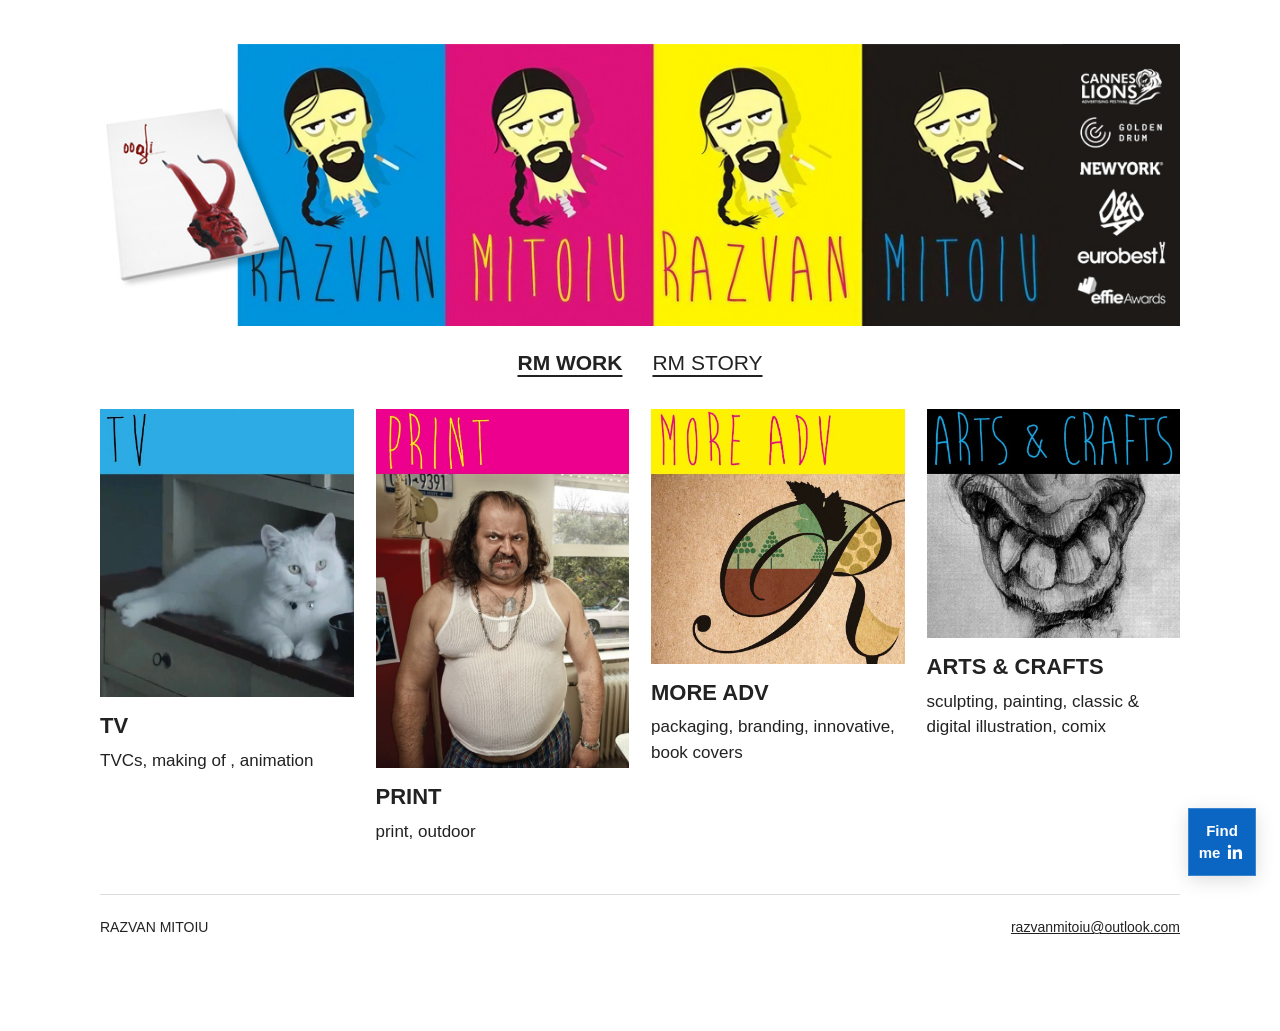
<file: index.html>
<!doctype html><html lang="en"><head><meta charset="utf-8"><meta name="viewport" content="width=device-width,initial-scale=1"><title>RAZVAN MITOIU</title><link rel="icon" type="image/jpeg" href="assets/favicon.jpg?v=lego-1"><meta name="description" content="Creative Director Razvan Mitoiu portfolio: TV, Print, Illustration, Sculpting, Painting, Digital, Comics, Book Covers"><link rel="stylesheet" href="style.css?v=linkedin-2"></head><body><header><a class="brand" href="index.html" aria-label="Razvan Mitoiu — work"><img src="assets/banner.jpg" alt="Razvan Mitoiu" width="1200" height="313"></a><nav aria-label="Main navigation"><a href="index.html" aria-current="page">RM WORK</a><a href="1018876/rm-story/" >RM STORY</a></nav></header><main class=""><div class="categories"><a class="category" href="1018845/tv/"><img src="assets/additional_1_tv_p9rocl.webp" alt="" width="320" height="320"><h2>TV</h2><p>TVCs, making of , animation</p></a><a class="category" href="1018852/print/"><span class="print-card-visual"><span class="print-card-label"><img src="assets/additional_2_print2_opmfp2.webp" alt=""></span><img class="print-card-photo" src="assets/samdex-melvin-menu.png" alt="Samdex campaign — Melvin"></span><h2>PRINT</h2><p>print, outdoor</p></a><a class="category" href="1018868/more-adv/"><img src="assets/additional_3_more_jgqr7f.webp" alt="" width="320" height="320"><h2>MORE ADV</h2><p>packaging, branding, innovative, book covers</p></a><a class="category" href="1026160/arts-amp-crafts/"><img src="assets/additional_4_icofdfdns_z3qdnd.webp" alt="" width="320" height="320"><h2>ARTS &amp; CRAFTS</h2><p>sculpting, painting, classic &amp; digital illustration, comix</p></a></div><a class="linkedin-fixed" href="https://www.linkedin.com/in/razvanmitoiu/" target="_blank" rel="noopener noreferrer" aria-label="View Razvan Mitoiu on LinkedIn"><span class="linkedin-find">Find</span><span class="linkedin-bottom"><span>me</span><svg viewBox="0 0 24 24" width="20" height="20" fill="currentColor" aria-hidden="true"><path d="M20.45 20.45H16.9v-5.57c0-1.33-.03-3.04-1.85-3.04-1.85 0-2.13 1.45-2.13 2.94v5.67H9.37V9h3.41v1.56h.05c.48-.9 1.64-1.85 3.37-1.85 3.6 0 4.26 2.37 4.26 5.45v6.29ZM5.34 7.43a2.06 2.06 0 1 1 0-4.12 2.06 2.06 0 0 1 0 4.12ZM7.12 20.45H3.56V9h3.56v11.45Z"/></svg></span></a></main><footer><span>RAZVAN MITOIU</span><a href="mailto:razvanmitoiu@outlook.com">razvanmitoiu@outlook.com</a></footer><dialog aria-label="Artwork viewer"><div class="controls"><button data-prev aria-label="Previous image">←</button><button data-close>Close</button><button data-next aria-label="Next image">→</button></div><img alt=""></dialog><script src="gallery.js" defer></script></body></html>
</file>
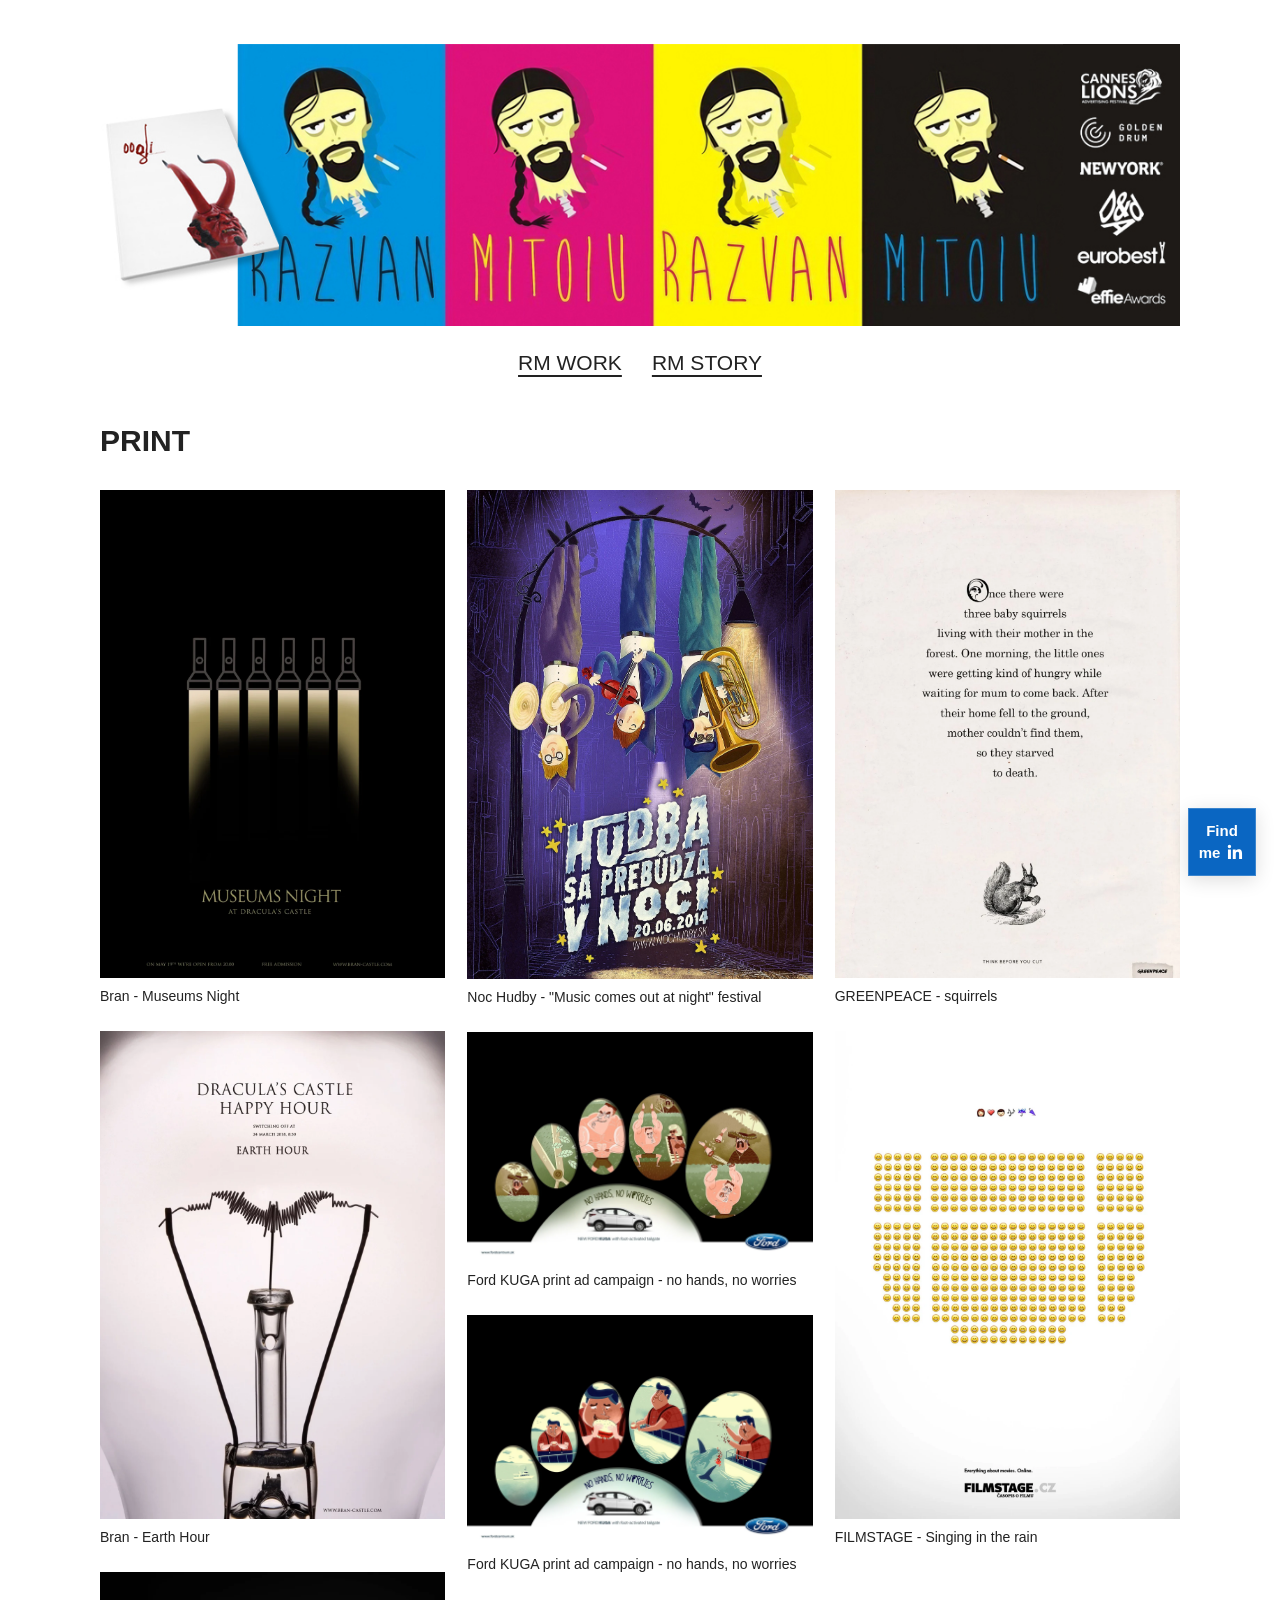
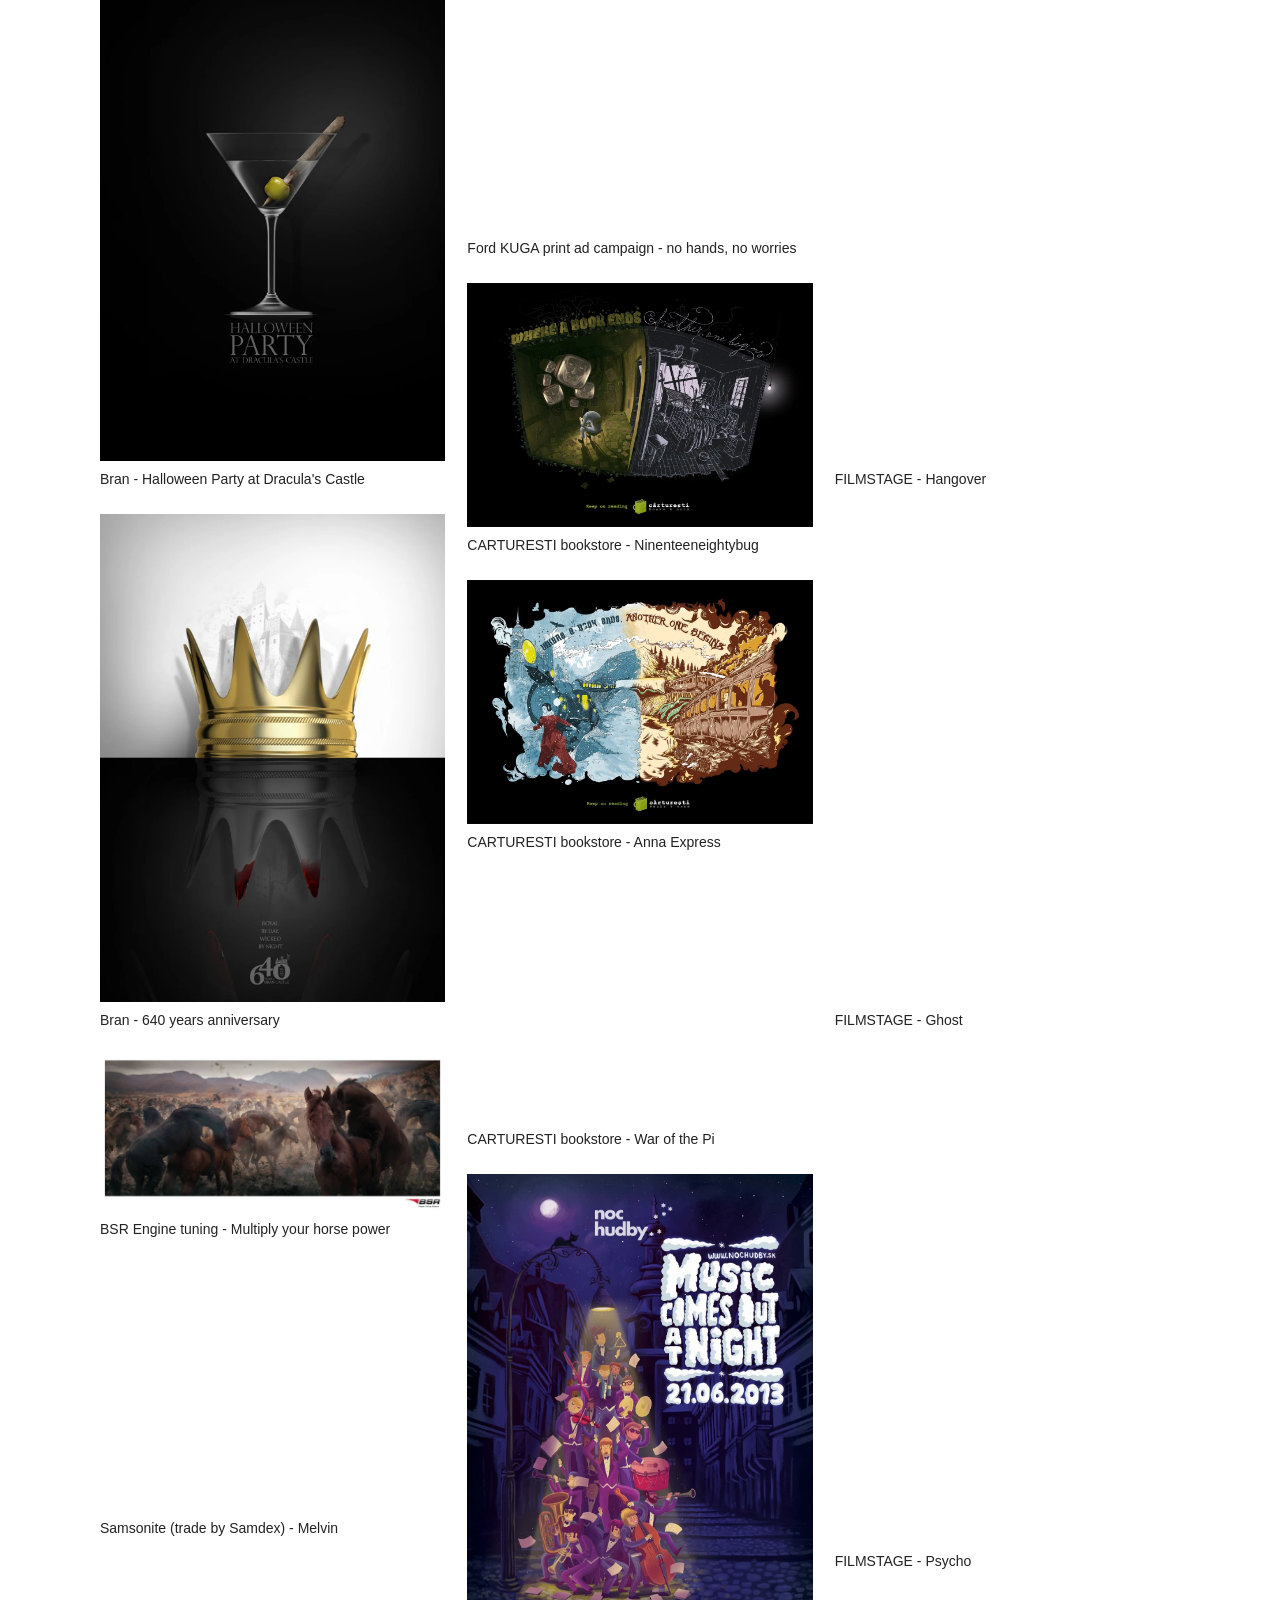
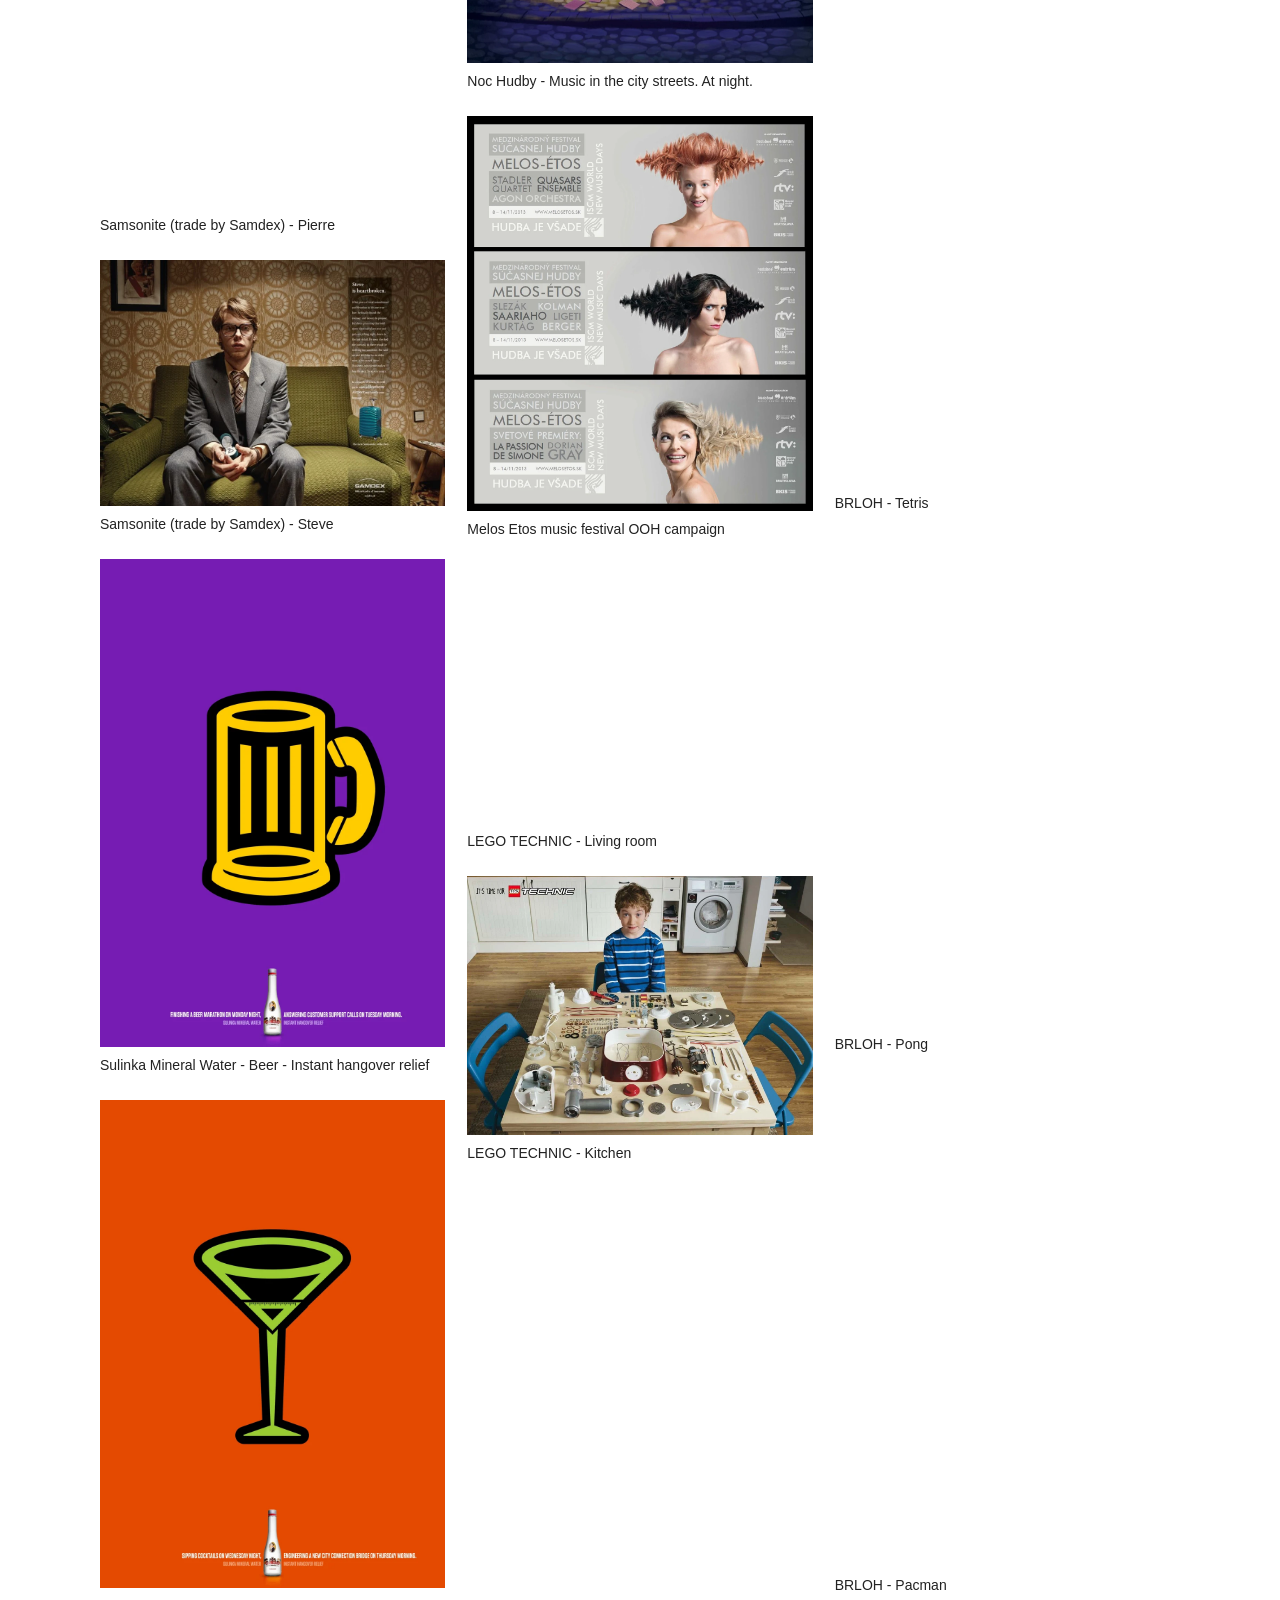
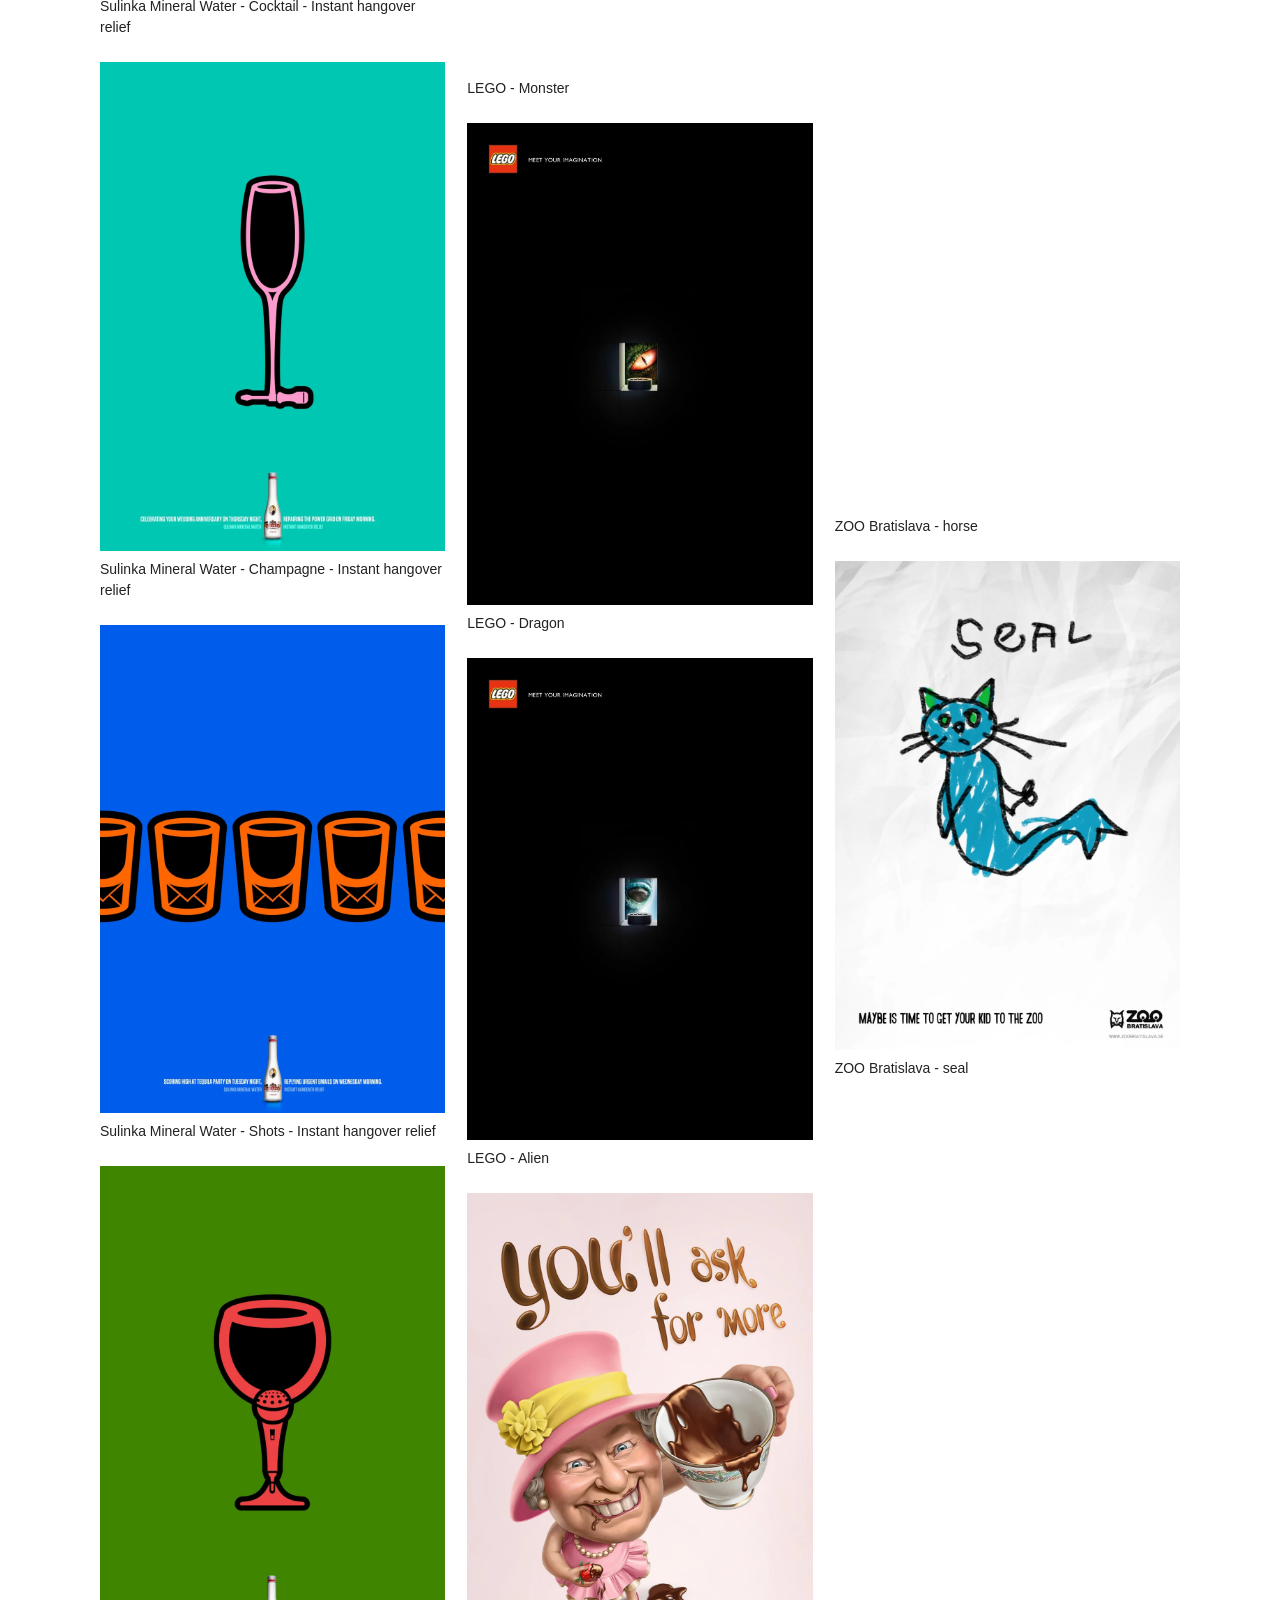
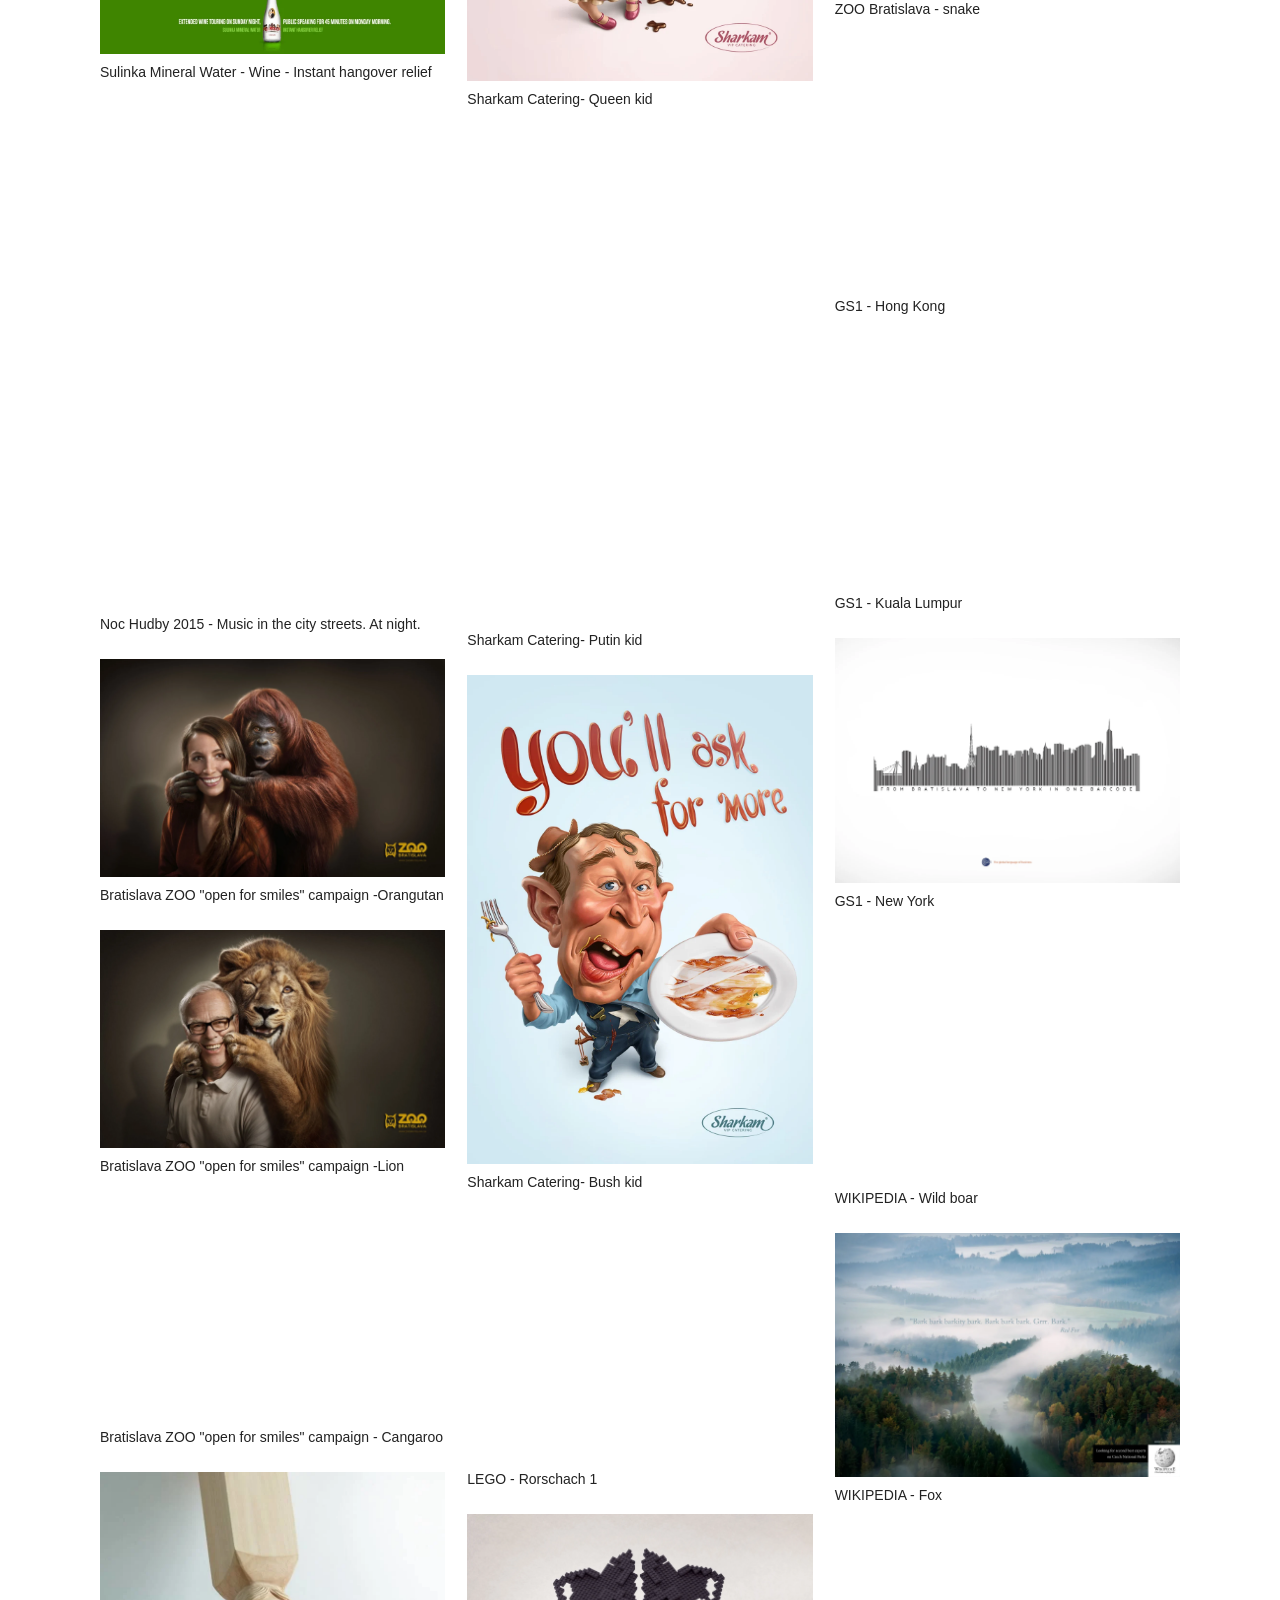
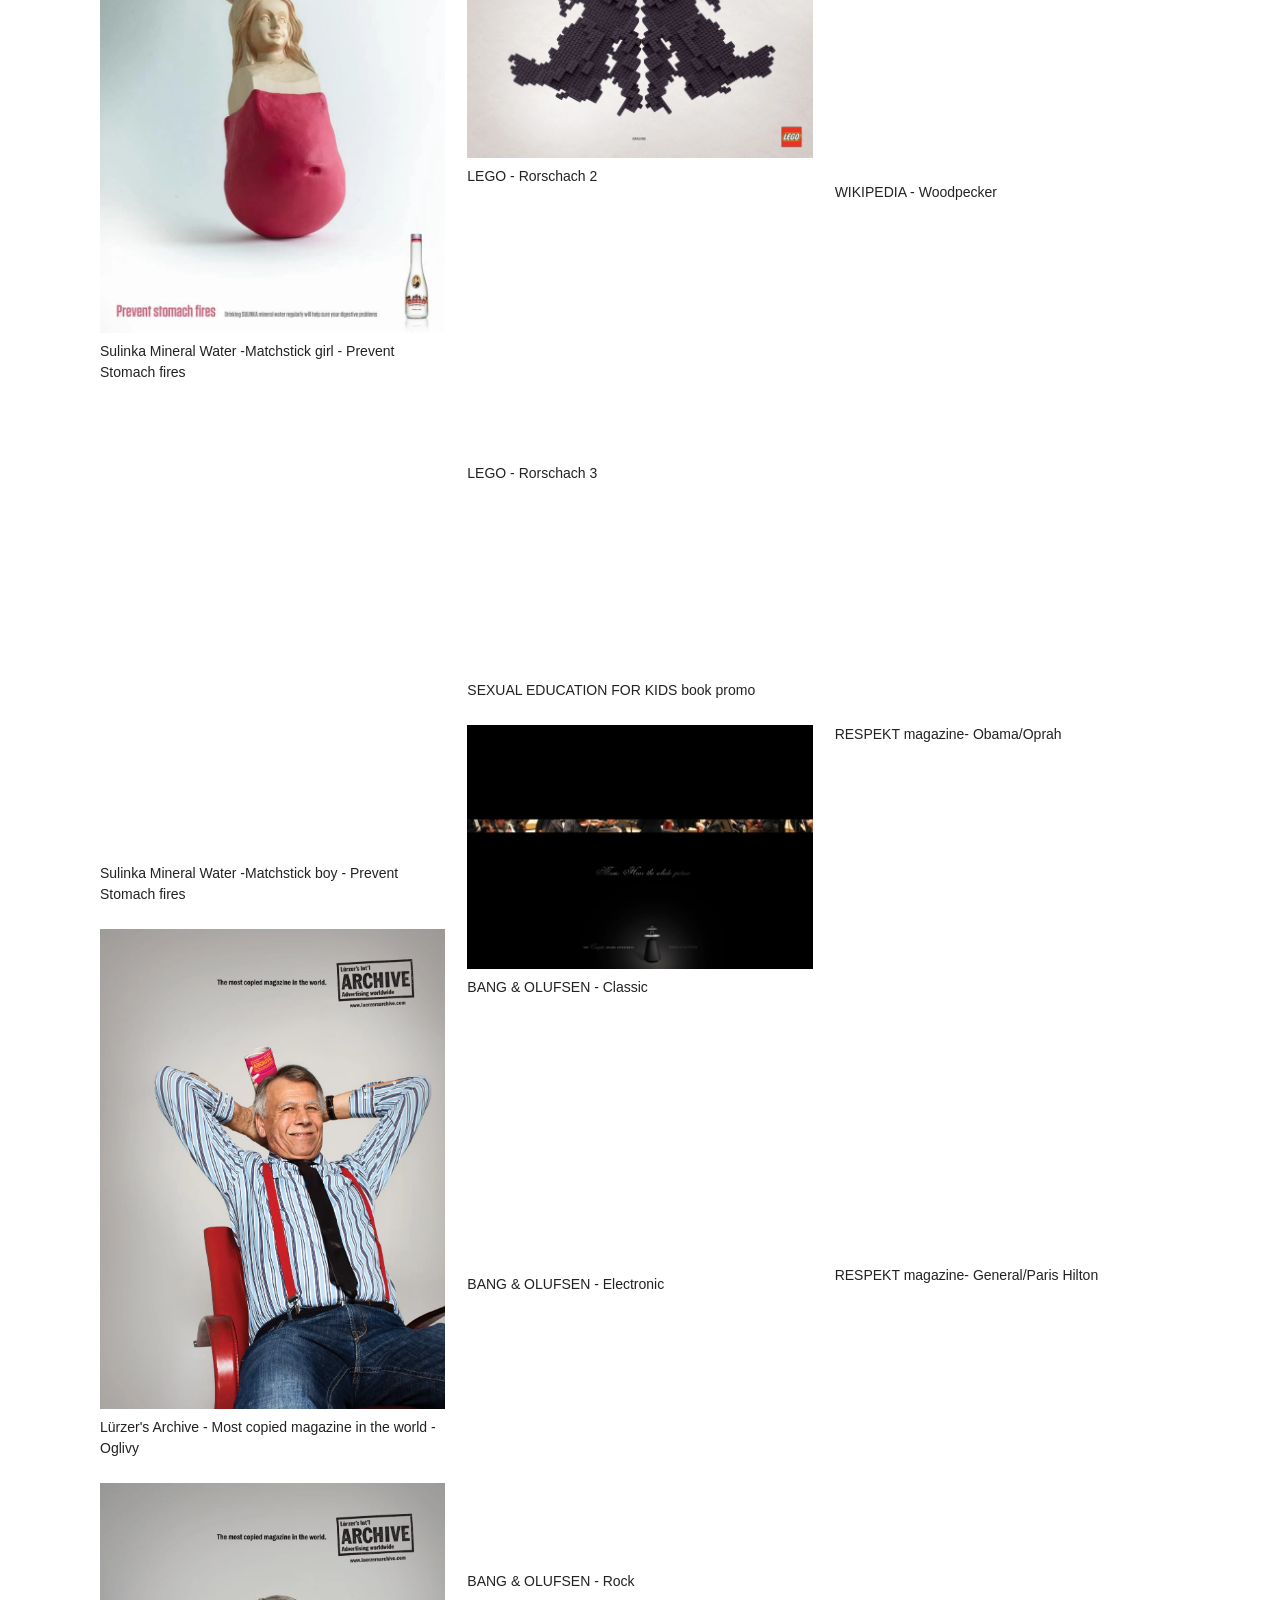
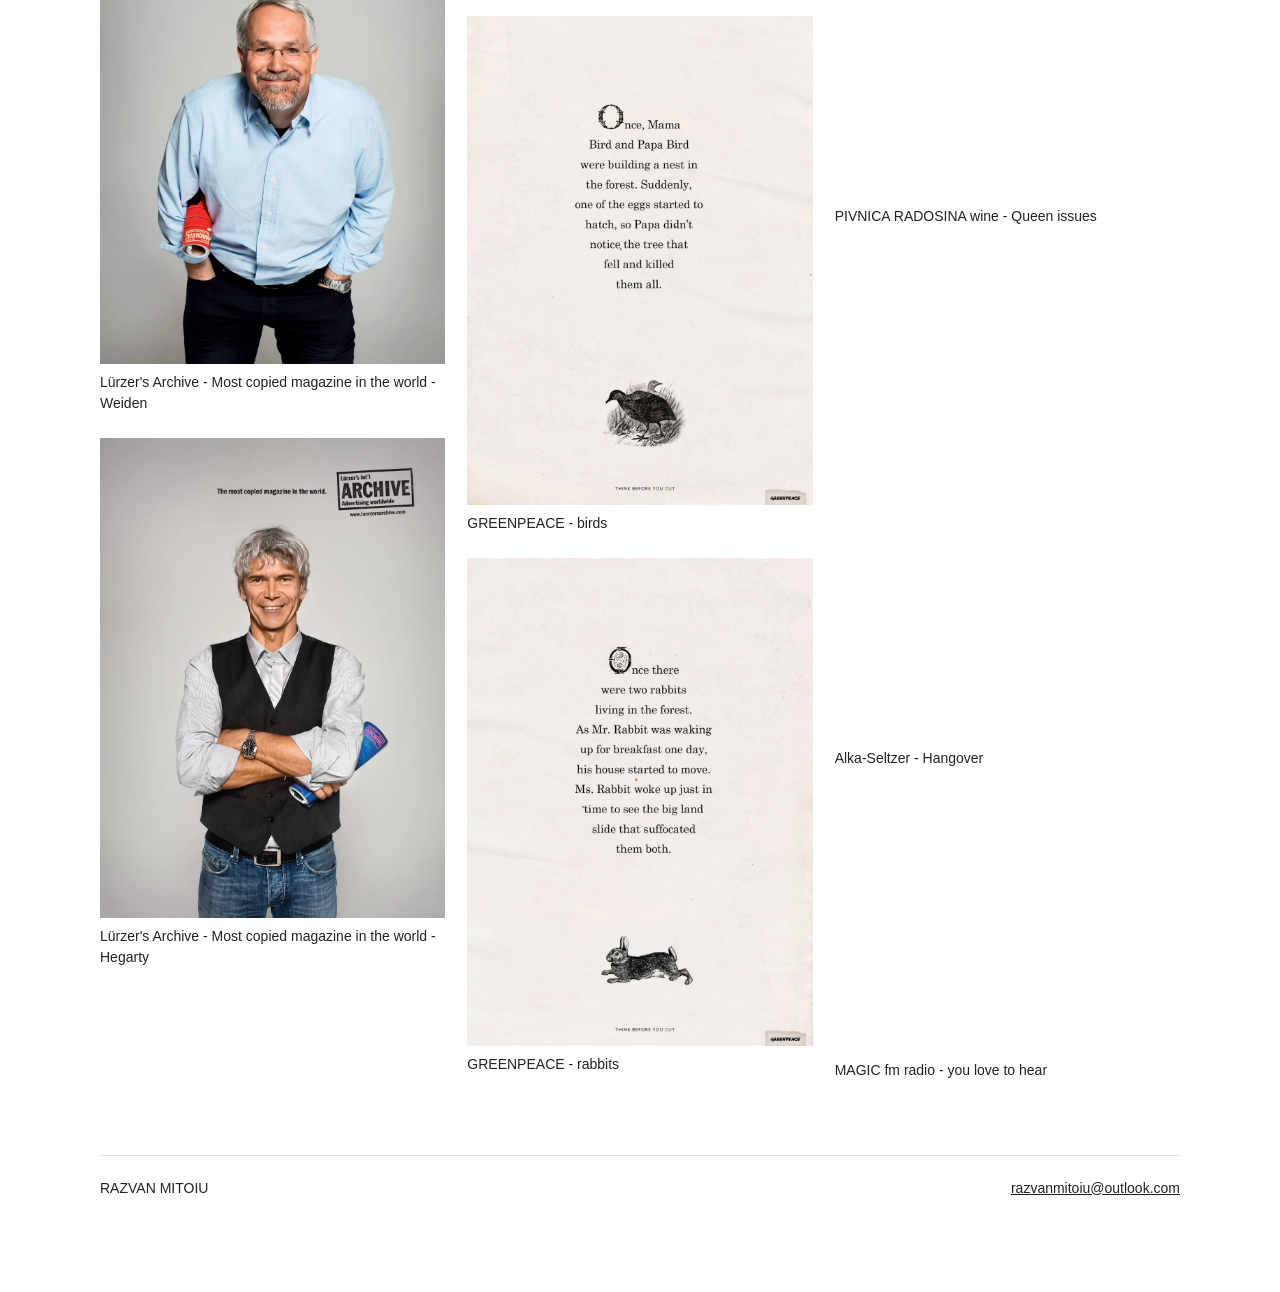
<file: 1018852/print/index.html>
<!doctype html><html lang="en"><head><meta charset="utf-8"><meta name="viewport" content="width=device-width,initial-scale=1"><title>PRINT — RAZVAN MITOIU</title><link rel="icon" type="image/jpeg" href="../../assets/favicon.jpg?v=lego-1"><meta name="description" content="Creative Director Razvan Mitoiu portfolio: TV, Print, Illustration, Sculpting, Painting, Digital, Comics, Book Covers"><link rel="stylesheet" href="../../style.css?v=linkedin-2"></head><body><header><a class="brand" href="../../index.html" aria-label="Razvan Mitoiu — work"><img src="../../assets/banner.jpg" alt="Razvan Mitoiu" width="1200" height="313"></a><nav aria-label="Main navigation"><a href="../../index.html" >RM WORK</a><a href="../../1018876/rm-story/" >RM STORY</a></nav></header><main class=""><h1 class="section-title">PRINT</h1><div class="gallery"><figure><a class="artwork" href="../../assets/0205_BranCastle_museumsnight_bzcfzd.jpg" data-lightbox><img src="../../assets/0205_BranCastle_museumsnight_bzcfzd.webp" alt="Bran - Museums Night" loading="lazy" decoding="async"></a><p class="caption">Bran - Museums Night</p></figure><figure><a class="artwork" href="../../assets/0204_BRAN_EH_edtdar.jpg" data-lightbox><img src="../../assets/0204_BRAN_EH_edtdar.webp" alt="Bran - Earth Hour" loading="lazy" decoding="async"></a><p class="caption">Bran - Earth Hour</p></figure><figure><a class="artwork" href="../../assets/0203_HalloweenpartyBRANCASTLE_o97fju.jpg" data-lightbox><img src="../../assets/0203_HalloweenpartyBRANCASTLE_o97fju.webp" alt="Bran - Halloween Party at Dracula&#x27;s Castle" loading="lazy" decoding="async"></a><p class="caption">Bran - Halloween Party at Dracula&#x27;s Castle</p></figure><figure><a class="artwork" href="../../assets/0206_90929_POSTER_cojtzy.jpg" data-lightbox><img src="../../assets/0206_90929_POSTER_cojtzy.webp" alt="Bran - 640 years anniversary" loading="lazy" decoding="async"></a><p class="caption">Bran - 640 years anniversary</p></figure><figure><a class="artwork" href="../../assets/0195_11238973_893001124071214_1379998100840022867_o_kqjve4.jpg" data-lightbox><img src="../../assets/0195_11238973_893001124071214_1379998100840022867_o_kqjve4.webp" alt="BSR Engine tuning - Multiply your horse power" loading="lazy" decoding="async"></a><p class="caption">BSR Engine tuning - Multiply your horse power</p></figure><figure><a class="artwork" href="../../assets/0196_s3_xwcj3j.jpg" data-lightbox><img src="../../assets/0196_s3_xwcj3j.webp" alt="Samsonite (trade by Samdex) - Melvin" loading="lazy" decoding="async"></a><p class="caption">Samsonite (trade by Samdex) - Melvin</p></figure><figure><a class="artwork" href="../../assets/0197_S1_xbcuxk.jpg" data-lightbox><img src="../../assets/0197_S1_xbcuxk.webp" alt="Samsonite (trade by Samdex) - Pierre" loading="lazy" decoding="async"></a><p class="caption">Samsonite (trade by Samdex) - Pierre</p></figure><figure><a class="artwork" href="../../assets/0198_dsdsadasdsad2_to473u.jpg" data-lightbox><img src="../../assets/0198_dsdsadasdsad2_to473u.webp" alt="Samsonite (trade by Samdex) - Steve" loading="lazy" decoding="async"></a><p class="caption">Samsonite (trade by Samdex) - Steve</p></figure><figure><a class="artwork" href="../../assets/0190_Beer_rwprd8.jpg" data-lightbox><img src="../../assets/0190_Beer_rwprd8.webp" alt="Sulinka Mineral Water - Beer - Instant hangover relief" loading="lazy" decoding="async"></a><p class="caption">Sulinka Mineral Water - Beer - Instant hangover relief</p></figure><figure><a class="artwork" href="../../assets/0189_Cocktail_ww6vga.jpg" data-lightbox><img src="../../assets/0189_Cocktail_ww6vga.webp" alt="Sulinka Mineral Water - Cocktail - Instant hangover relief" loading="lazy" decoding="async"></a><p class="caption">Sulinka Mineral Water - Cocktail - Instant hangover relief</p></figure><figure><a class="artwork" href="../../assets/0188_Champagne_xuqkqa.jpg" data-lightbox><img src="../../assets/0188_Champagne_xuqkqa.webp" alt="Sulinka Mineral Water - Champagne - Instant hangover relief" loading="lazy" decoding="async"></a><p class="caption">Sulinka Mineral Water - Champagne - Instant hangover relief</p></figure><figure><a class="artwork" href="../../assets/0187_Shots_y3vafj.jpg" data-lightbox><img src="../../assets/0187_Shots_y3vafj.webp" alt="Sulinka Mineral Water - Shots - Instant hangover relief" loading="lazy" decoding="async"></a><p class="caption">Sulinka Mineral Water - Shots - Instant hangover relief</p></figure><figure><a class="artwork" href="../../assets/0186_Wine_tzlfhr.jpg" data-lightbox><img src="../../assets/0186_Wine_tzlfhr.webp" alt="Sulinka Mineral Water - Wine - Instant hangover relief" loading="lazy" decoding="async"></a><p class="caption">Sulinka Mineral Water - Wine - Instant hangover relief</p></figure><figure><a class="artwork" href="../../assets/0194_11406098_725251080930733_1030264037903451774_o_uqo8ul.jpg" data-lightbox><img src="../../assets/0194_11406098_725251080930733_1030264037903451774_o_uqo8ul.webp" alt="Noc Hudby 2015 - Music in the city streets. At night." loading="lazy" decoding="async"></a><p class="caption">Noc Hudby 2015 - Music in the city streets. At night.</p></figure><figure><a class="artwork" href="../../assets/0161_1nohead_l2ba7j.jpg" data-lightbox><img src="../../assets/0161_1nohead_l2ba7j.webp" alt="Bratislava ZOO &quot;open for smiles&quot; campaign -Orangutan" loading="lazy" decoding="async"></a><p class="caption">Bratislava ZOO &quot;open for smiles&quot; campaign -Orangutan</p></figure><figure><a class="artwork" href="../../assets/0160_2nohead_dmcgjf.jpg" data-lightbox><img src="../../assets/0160_2nohead_dmcgjf.webp" alt="Bratislava ZOO &quot;open for smiles&quot; campaign -Lion" loading="lazy" decoding="async"></a><p class="caption">Bratislava ZOO &quot;open for smiles&quot; campaign -Lion</p></figure><figure><a class="artwork" href="../../assets/0159_3nohead_mbamxz.jpg" data-lightbox><img src="../../assets/0159_3nohead_mbamxz.webp" alt="Bratislava ZOO &quot;open for smiles&quot; campaign - Cangaroo" loading="lazy" decoding="async"></a><p class="caption">Bratislava ZOO &quot;open for smiles&quot; campaign - Cangaroo</p></figure><figure><a class="artwork" href="../../assets/0158_10364155_736994746338520_8161191338661185462_n_hxggwg.jpg" data-lightbox><img src="../../assets/0158_10364155_736994746338520_8161191338661185462_n_hxggwg.webp" alt="Sulinka Mineral Water -Matchstick girl - Prevent Stomach fires" loading="lazy" decoding="async"></a><p class="caption">Sulinka Mineral Water -Matchstick girl - Prevent Stomach fires</p></figure><figure><a class="artwork" href="../../assets/0157_10526035_736994753005186_7648346216641145021_n_wgvnib.jpg" data-lightbox><img src="../../assets/0157_10526035_736994753005186_7648346216641145021_n_wgvnib.webp" alt="Sulinka Mineral Water -Matchstick boy - Prevent Stomach fires" loading="lazy" decoding="async"></a><p class="caption">Sulinka Mineral Water -Matchstick boy - Prevent Stomach fires</p></figure><figure><a class="artwork" href="../../assets/0192_OGLIVY_wxj3gi.jpg" data-lightbox><img src="../../assets/0192_OGLIVY_wxj3gi.webp" alt="Lürzer&#x27;s Archive - Most copied magazine in the world - Oglivy" loading="lazy" decoding="async"></a><p class="caption">Lürzer&#x27;s Archive - Most copied magazine in the world - Oglivy</p></figure><figure><a class="artwork" href="../../assets/0191_WEIDEN_al7ccx.jpg" data-lightbox><img src="../../assets/0191_WEIDEN_al7ccx.webp" alt="Lürzer&#x27;s Archive - Most copied magazine in the world - Weiden" loading="lazy" decoding="async"></a><p class="caption">Lürzer&#x27;s Archive - Most copied magazine in the world - Weiden</p></figure><figure><a class="artwork" href="../../assets/0193_HEGARTY_asuskp.jpg" data-lightbox><img src="../../assets/0193_HEGARTY_asuskp.webp" alt="Lürzer&#x27;s Archive - Most copied magazine in the world - Hegarty" loading="lazy" decoding="async"></a><p class="caption">Lürzer&#x27;s Archive - Most copied magazine in the world - Hegarty</p></figure><figure><a class="artwork" href="../../assets/0132_poster_nologo_h8f2ke.jpg" data-lightbox><img src="../../assets/0132_poster_nologo_h8f2ke.webp" alt="Noc Hudby - &quot;Music comes out at night&quot; festival" loading="lazy" decoding="async"></a><p class="caption">Noc Hudby - &quot;Music comes out at night&quot; festival</p></figure><figure><a class="artwork" href="../../assets/0131_MEXICAN_ad_l0gaif.jpg" data-lightbox><img src="../../assets/0131_MEXICAN_ad_l0gaif.webp" alt="Ford KUGA print ad campaign - no hands, no worries" loading="lazy" decoding="async"></a><p class="caption">Ford KUGA print ad campaign - no hands, no worries</p></figure><figure><a class="artwork" href="../../assets/0130_shark_ad_w8e5re.jpg" data-lightbox><img src="../../assets/0130_shark_ad_w8e5re.webp" alt="Ford KUGA print ad campaign - no hands, no worries" loading="lazy" decoding="async"></a><p class="caption">Ford KUGA print ad campaign - no hands, no worries</p></figure><figure><a class="artwork" href="../../assets/0129_TRAIN_ad_dedwjh.jpg" data-lightbox><img src="../../assets/0129_TRAIN_ad_dedwjh.webp" alt="Ford KUGA print ad campaign - no hands, no worries" loading="lazy" decoding="async"></a><p class="caption">Ford KUGA print ad campaign - no hands, no worries</p></figure><figure><a class="artwork" href="../../assets/0018_metamorph_q1j5en.jpg" data-lightbox><img src="../../assets/0018_metamorph_q1j5en.webp" alt="CARTURESTI bookstore - Ninenteeneightybug" loading="lazy" decoding="async"></a><p class="caption">CARTURESTI bookstore - Ninenteeneightybug</p></figure><figure><a class="artwork" href="../../assets/0036_Anna_beptgg.jpg" data-lightbox><img src="../../assets/0036_Anna_beptgg.webp" alt="CARTURESTI bookstore - Anna Express" loading="lazy" decoding="async"></a><p class="caption">CARTURESTI bookstore - Anna Express</p></figure><figure><a class="artwork" href="../../assets/0019_lifeoftheworlds_c89kig.jpg" data-lightbox><img src="../../assets/0019_lifeoftheworlds_c89kig.webp" alt="CARTURESTI bookstore - War of the Pi" loading="lazy" decoding="async"></a><p class="caption">CARTURESTI bookstore - War of the Pi</p></figure><figure><a class="artwork" href="../../assets/0124_done_FINALENG3_tpvc04.jpg" data-lightbox><img src="../../assets/0124_done_FINALENG3_tpvc04.webp" alt="Noc Hudby - Music in the city streets. At night." loading="lazy" decoding="async"></a><p class="caption">Noc Hudby - Music in the city streets. At night.</p></figure><figure><a class="artwork" href="../../assets/0125_2_bv2xdb.jpg" data-lightbox><img src="../../assets/0125_2_bv2xdb.webp" alt="Melos Etos music festival OOH campaign" loading="lazy" decoding="async"></a><p class="caption">Melos Etos music festival OOH campaign</p></figure><figure><a class="artwork" href="../../assets/0003_lego_technic_-_dvd_player_aotw_a0wbs5.jpg" data-lightbox><img src="../../assets/0003_lego_technic_-_dvd_player_aotw_a0wbs5.webp" alt="LEGO TECHNIC - Living room" loading="lazy" decoding="async"></a><p class="caption">LEGO TECHNIC - Living room</p></figure><figure><a class="artwork" href="../../assets/0002_lego_technic_-_toaster_aotw_oramg2.jpg" data-lightbox><img src="../../assets/0002_lego_technic_-_toaster_aotw_oramg2.webp" alt="LEGO TECHNIC - Kitchen" loading="lazy" decoding="async"></a><p class="caption">LEGO TECHNIC - Kitchen</p></figure><figure><a class="artwork" href="../../assets/0001_monster_7_ejtevb.jpg" data-lightbox><img src="../../assets/0001_monster_7_ejtevb.webp" alt="LEGO - Monster" loading="lazy" decoding="async"></a><p class="caption">LEGO - Monster</p></figure><figure><a class="artwork" href="../../assets/0004_dragon_3_gvfwdy.jpg" data-lightbox><img src="../../assets/0004_dragon_3_gvfwdy.webp" alt="LEGO - Dragon" loading="lazy" decoding="async"></a><p class="caption">LEGO - Dragon</p></figure><figure><a class="artwork" href="../../assets/0005_alien_0_tupapt.jpg" data-lightbox><img src="../../assets/0005_alien_0_tupapt.webp" alt="LEGO - Alien" loading="lazy" decoding="async"></a><p class="caption">LEGO - Alien</p></figure><figure><a class="artwork" href="../../assets/0128_queenGD_qhyk0s.jpg" data-lightbox><img src="../../assets/0128_queenGD_qhyk0s.webp" alt="Sharkam Catering- Queen kid" loading="lazy" decoding="async"></a><p class="caption">Sharkam Catering- Queen kid</p></figure><figure><a class="artwork" href="../../assets/0126_putinGD_vvrh4v.jpg" data-lightbox><img src="../../assets/0126_putinGD_vvrh4v.webp" alt="Sharkam Catering- Putin kid" loading="lazy" decoding="async"></a><p class="caption">Sharkam Catering- Putin kid</p></figure><figure><a class="artwork" href="../../assets/0127_bushGD_nxzzmm.jpg" data-lightbox><img src="../../assets/0127_bushGD_nxzzmm.webp" alt="Sharkam Catering- Bush kid" loading="lazy" decoding="async"></a><p class="caption">Sharkam Catering- Bush kid</p></figure><figure><a class="artwork" href="../../assets/0010_RT1_final2_fgfnk5.jpg" data-lightbox><img src="../../assets/0010_RT1_final2_fgfnk5.webp" alt="LEGO - Rorschach 1" loading="lazy" decoding="async"></a><p class="caption">LEGO - Rorschach 1</p></figure><figure><a class="artwork" href="../../assets/0009_RT2_final2_n53xzt.jpg" data-lightbox><img src="../../assets/0009_RT2_final2_n53xzt.webp" alt="LEGO - Rorschach 2" loading="lazy" decoding="async"></a><p class="caption">LEGO - Rorschach 2</p></figure><figure><a class="artwork" href="../../assets/0008_RT3_final2_dehm3f.jpg" data-lightbox><img src="../../assets/0008_RT3_final2_dehm3f.webp" alt="LEGO - Rorschach 3" loading="lazy" decoding="async"></a><p class="caption">LEGO - Rorschach 3</p></figure><figure><a class="artwork" href="../../assets/0038_educatiesexualatriptic_eftvft.jpg" data-lightbox><img src="../../assets/0038_educatiesexualatriptic_eftvft.webp" alt="SEXUAL EDUCATION FOR KIDS book promo" loading="lazy" decoding="async"></a><p class="caption">SEXUAL EDUCATION FOR KIDS book promo</p></figure><figure><a class="artwork" href="../../assets/0035_BOclassical_eaeua1.jpg" data-lightbox><img src="../../assets/0035_BOclassical_eaeua1.webp" alt="BANG &amp; OLUFSEN - Classic" loading="lazy" decoding="async"></a><p class="caption">BANG &amp; OLUFSEN - Classic</p></figure><figure><a class="artwork" href="../../assets/0034_BOelectronic_hjwk4a.jpg" data-lightbox><img src="../../assets/0034_BOelectronic_hjwk4a.webp" alt="BANG &amp; OLUFSEN - Electronic" loading="lazy" decoding="async"></a><p class="caption">BANG &amp; OLUFSEN - Electronic</p></figure><figure><a class="artwork" href="../../assets/0033_BOrock_3_nhy4tk.jpg" data-lightbox><img src="../../assets/0033_BOrock_3_nhy4tk.webp" alt="BANG &amp; OLUFSEN - Rock" loading="lazy" decoding="async"></a><p class="caption">BANG &amp; OLUFSEN - Rock</p></figure><figure><a class="artwork" href="../../assets/0026_greenpeace_birds_w2rzrx.jpg" data-lightbox><img src="../../assets/0026_greenpeace_birds_w2rzrx.webp" alt="GREENPEACE - birds" loading="lazy" decoding="async"></a><p class="caption">GREENPEACE - birds</p></figure><figure><a class="artwork" href="../../assets/0025_greenpeace_rabbits_vcrwmn.jpg" data-lightbox><img src="../../assets/0025_greenpeace_rabbits_vcrwmn.webp" alt="GREENPEACE - rabbits" loading="lazy" decoding="async"></a><p class="caption">GREENPEACE - rabbits</p></figure><figure><a class="artwork" href="../../assets/0024_greenpeace_squirrels_vu9cjz.jpg" data-lightbox><img src="../../assets/0024_greenpeace_squirrels_vu9cjz.webp" alt="GREENPEACE - squirrels" loading="lazy" decoding="async"></a><p class="caption">GREENPEACE - squirrels</p></figure><figure><a class="artwork" href="../../assets/0032_COMEDYsingingintherain_fmki7u.jpg" data-lightbox><img src="../../assets/0032_COMEDYsingingintherain_fmki7u.webp" alt="FILMSTAGE - Singing in the rain" loading="lazy" decoding="async"></a><p class="caption">FILMSTAGE - Singing in the rain</p></figure><figure><a class="artwork" href="../../assets/0031_DRAMA_Ghost_vtrey2.jpg" data-lightbox><img src="../../assets/0031_DRAMA_Ghost_vtrey2.webp" alt="FILMSTAGE - Hangover" loading="lazy" decoding="async"></a><p class="caption">FILMSTAGE - Hangover</p></figure><figure><a class="artwork" href="../../assets/0023_HANGOVER_ymjt3p.jpg" data-lightbox><img src="../../assets/0023_HANGOVER_ymjt3p.webp" alt="FILMSTAGE - Ghost" loading="lazy" decoding="async"></a><p class="caption">FILMSTAGE - Ghost</p></figure><figure><a class="artwork" href="../../assets/0021_HORROR_psycho_e2zkjj.jpg" data-lightbox><img src="../../assets/0021_HORROR_psycho_e2zkjj.webp" alt="FILMSTAGE - Psycho" loading="lazy" decoding="async"></a><p class="caption">FILMSTAGE - Psycho</p></figure><figure><a class="artwork" href="../../assets/0007_tetris_wf6jqk.jpg" data-lightbox><img src="../../assets/0007_tetris_wf6jqk.webp" alt="BRLOH - Tetris" loading="lazy" decoding="async"></a><p class="caption">BRLOH - Tetris</p></figure><figure><a class="artwork" href="../../assets/0011_pong_lnonlq.jpg" data-lightbox><img src="../../assets/0011_pong_lnonlq.webp" alt="BRLOH - Pong" loading="lazy" decoding="async"></a><p class="caption">BRLOH - Pong</p></figure><figure><a class="artwork" href="../../assets/0013_pacman_oy3avw.jpg" data-lightbox><img src="../../assets/0013_pacman_oy3avw.webp" alt="BRLOH - Pacman" loading="lazy" decoding="async"></a><p class="caption">BRLOH - Pacman</p></figure><figure><a class="artwork" href="../../assets/0030_drawings_wxbnhn.jpg" data-lightbox><img src="../../assets/0030_drawings_wxbnhn.webp" alt="ZOO Bratislava - horse" loading="lazy" decoding="async"></a><p class="caption">ZOO Bratislava - horse</p></figure><figure><a class="artwork" href="../../assets/0029_drawings2_perngm.jpg" data-lightbox><img src="../../assets/0029_drawings2_perngm.webp" alt="ZOO Bratislava - seal" loading="lazy" decoding="async"></a><p class="caption">ZOO Bratislava - seal</p></figure><figure><a class="artwork" href="../../assets/0028_drawings3_j9kkw7.jpg" data-lightbox><img src="../../assets/0028_drawings3_j9kkw7.webp" alt="ZOO Bratislava - snake" loading="lazy" decoding="async"></a><p class="caption">ZOO Bratislava - snake</p></figure><figure><a class="artwork" href="../../assets/0022_HONG_ENG_atkgbh.jpg" data-lightbox><img src="../../assets/0022_HONG_ENG_atkgbh.webp" alt="GS1 - Hong Kong" loading="lazy" decoding="async"></a><p class="caption">GS1 - Hong Kong</p></figure><figure><a class="artwork" href="../../assets/0020_KUALA_EN_ebz1vm.jpg" data-lightbox><img src="../../assets/0020_KUALA_EN_ebz1vm.webp" alt="GS1 - Kuala Lumpur" loading="lazy" decoding="async"></a><p class="caption">GS1 - Kuala Lumpur</p></figure><figure><a class="artwork" href="../../assets/0017_NEWYORK_ENG_jjqyhi.jpg" data-lightbox><img src="../../assets/0017_NEWYORK_ENG_jjqyhi.webp" alt="GS1 - New York" loading="lazy" decoding="async"></a><p class="caption">GS1 - New York</p></figure><figure><a class="artwork" href="../../assets/0016_BOAR_final_rh1mla.jpg" data-lightbox><img src="../../assets/0016_BOAR_final_rh1mla.webp" alt="WIKIPEDIA - Wild boar" loading="lazy" decoding="async"></a><p class="caption">WIKIPEDIA - Wild boar</p></figure><figure><a class="artwork" href="../../assets/0015_FOX_final_p998bv.jpg" data-lightbox><img src="../../assets/0015_FOX_final_p998bv.webp" alt="WIKIPEDIA - Fox" loading="lazy" decoding="async"></a><p class="caption">WIKIPEDIA - Fox</p></figure><figure><a class="artwork" href="../../assets/0006_WOODPECKER_final_il1wbw.jpg" data-lightbox><img src="../../assets/0006_WOODPECKER_final_il1wbw.webp" alt="WIKIPEDIA - Woodpecker" loading="lazy" decoding="async"></a><p class="caption">WIKIPEDIA - Woodpecker</p></figure><figure><a class="artwork" href="../../assets/0014_obopr_oqgryd.jpg" data-lightbox><img src="../../assets/0014_obopr_oqgryd.webp" alt="RESPEKT magazine- Obama/Oprah" loading="lazy" decoding="async"></a><p class="caption">RESPEKT magazine- Obama/Oprah</p></figure><figure><a class="artwork" href="../../assets/0012_ph1_tzmki2.jpg" data-lightbox><img src="../../assets/0012_ph1_tzmki2.webp" alt="RESPEKT magazine- General/Paris Hilton" loading="lazy" decoding="async"></a><p class="caption">RESPEKT magazine- General/Paris Hilton</p></figure><figure><a class="artwork" href="../../assets/0027_final_adENG_dwysiv.jpg" data-lightbox><img src="../../assets/0027_final_adENG_dwysiv.webp" alt="PIVNICA RADOSINA wine - Queen issues" loading="lazy" decoding="async"></a><p class="caption">PIVNICA RADOSINA wine - Queen issues</p></figure><figure><a class="artwork" href="../../assets/0039_adAlkaSeltzer01_mn0lbi.jpg" data-lightbox><img src="../../assets/0039_adAlkaSeltzer01_mn0lbi.webp" alt="Alka-Seltzer - Hangover" loading="lazy" decoding="async"></a><p class="caption">Alka-Seltzer - Hangover</p></figure><figure><a class="artwork" href="../../assets/0037_ooh1heart_cq0p1n.jpg" data-lightbox><img src="../../assets/0037_ooh1heart_cq0p1n.webp" alt="MAGIC fm radio - you love to hear" loading="lazy" decoding="async"></a><p class="caption">MAGIC fm radio - you love to hear</p></figure></div><a class="linkedin-fixed" href="https://www.linkedin.com/in/razvanmitoiu/" target="_blank" rel="noopener noreferrer" aria-label="View Razvan Mitoiu on LinkedIn"><span class="linkedin-find">Find</span><span class="linkedin-bottom"><span>me</span><svg viewBox="0 0 24 24" width="20" height="20" fill="currentColor" aria-hidden="true"><path d="M20.45 20.45H16.9v-5.57c0-1.33-.03-3.04-1.85-3.04-1.85 0-2.13 1.45-2.13 2.94v5.67H9.37V9h3.41v1.56h.05c.48-.9 1.64-1.85 3.37-1.85 3.6 0 4.26 2.37 4.26 5.45v6.29ZM5.34 7.43a2.06 2.06 0 1 1 0-4.12 2.06 2.06 0 0 1 0 4.12ZM7.12 20.45H3.56V9h3.56v11.45Z"/></svg></span></a></main><footer><span>RAZVAN MITOIU</span><a href="mailto:razvanmitoiu@outlook.com">razvanmitoiu@outlook.com</a></footer><dialog aria-label="Artwork viewer"><div class="controls"><button data-prev aria-label="Previous image">←</button><button data-close>Close</button><button data-next aria-label="Next image">→</button></div><img alt=""></dialog><script src="../../gallery.js" defer></script></body></html>
</file>
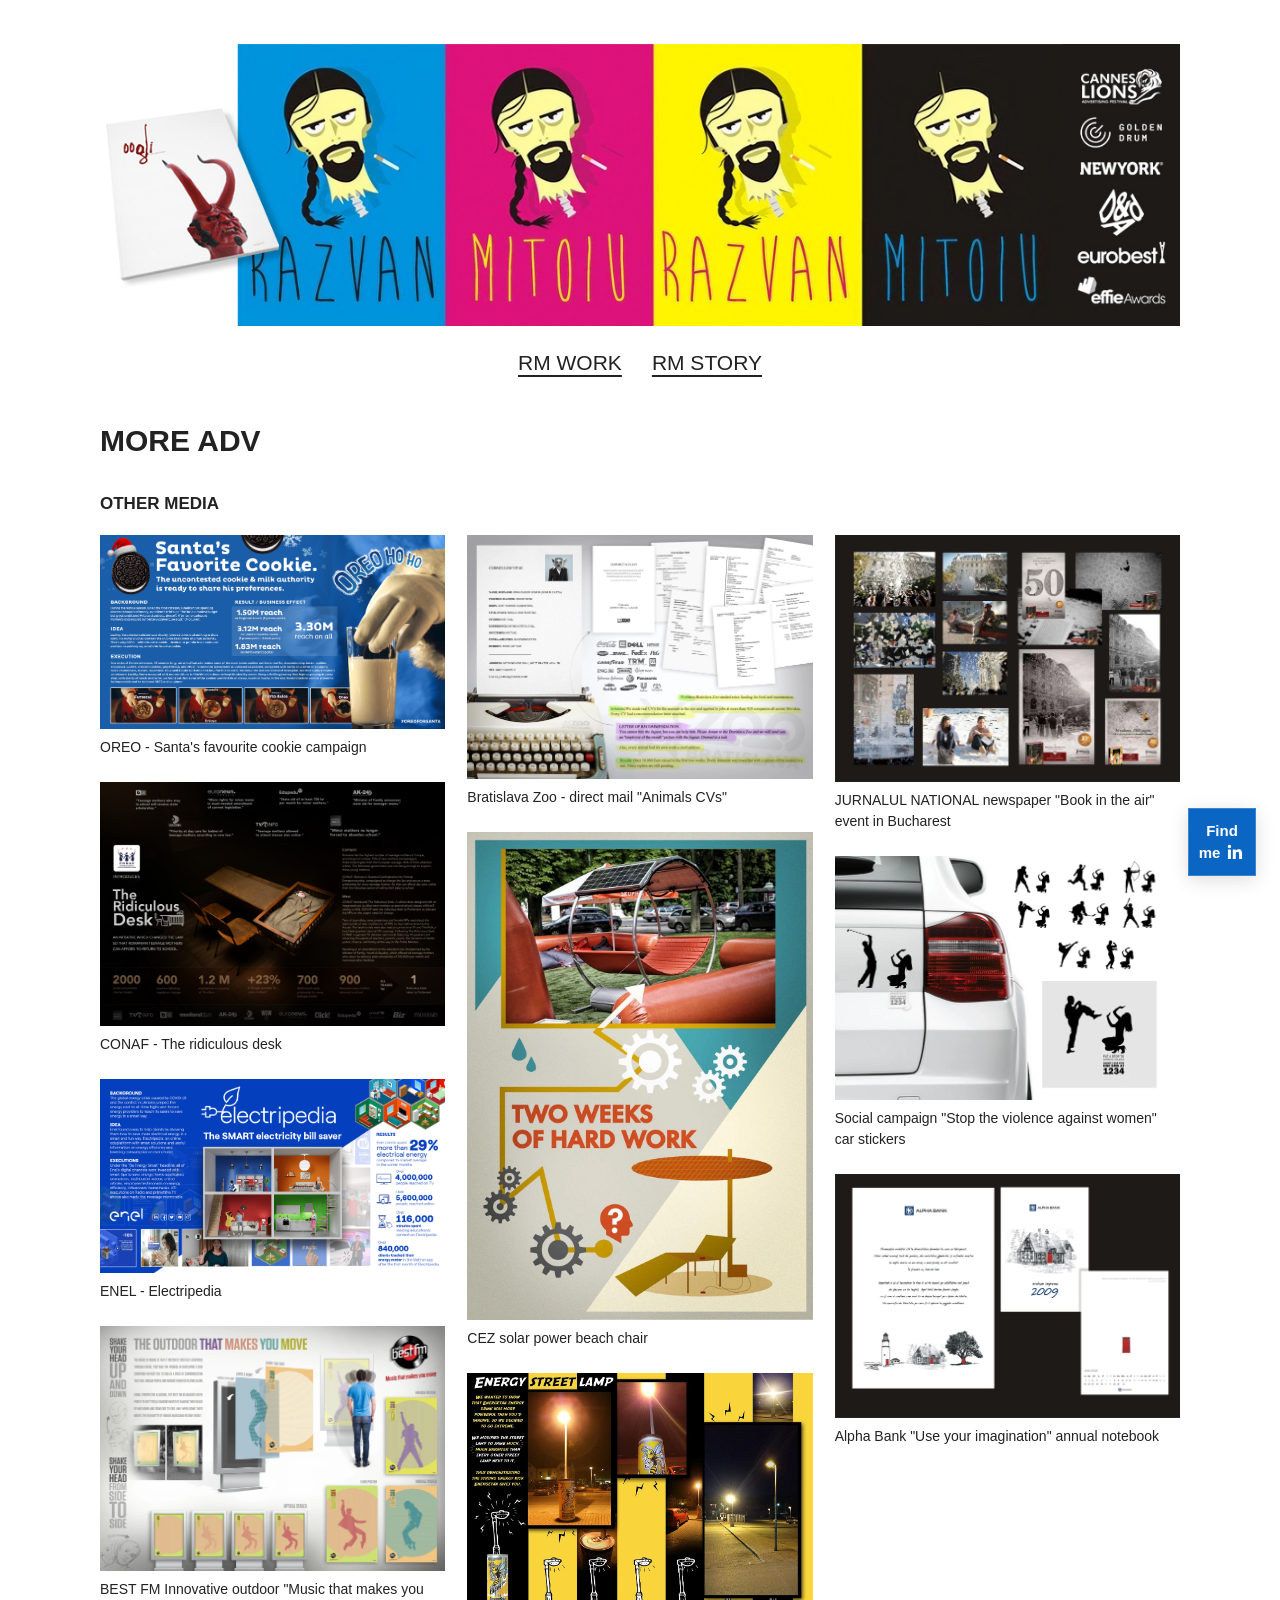
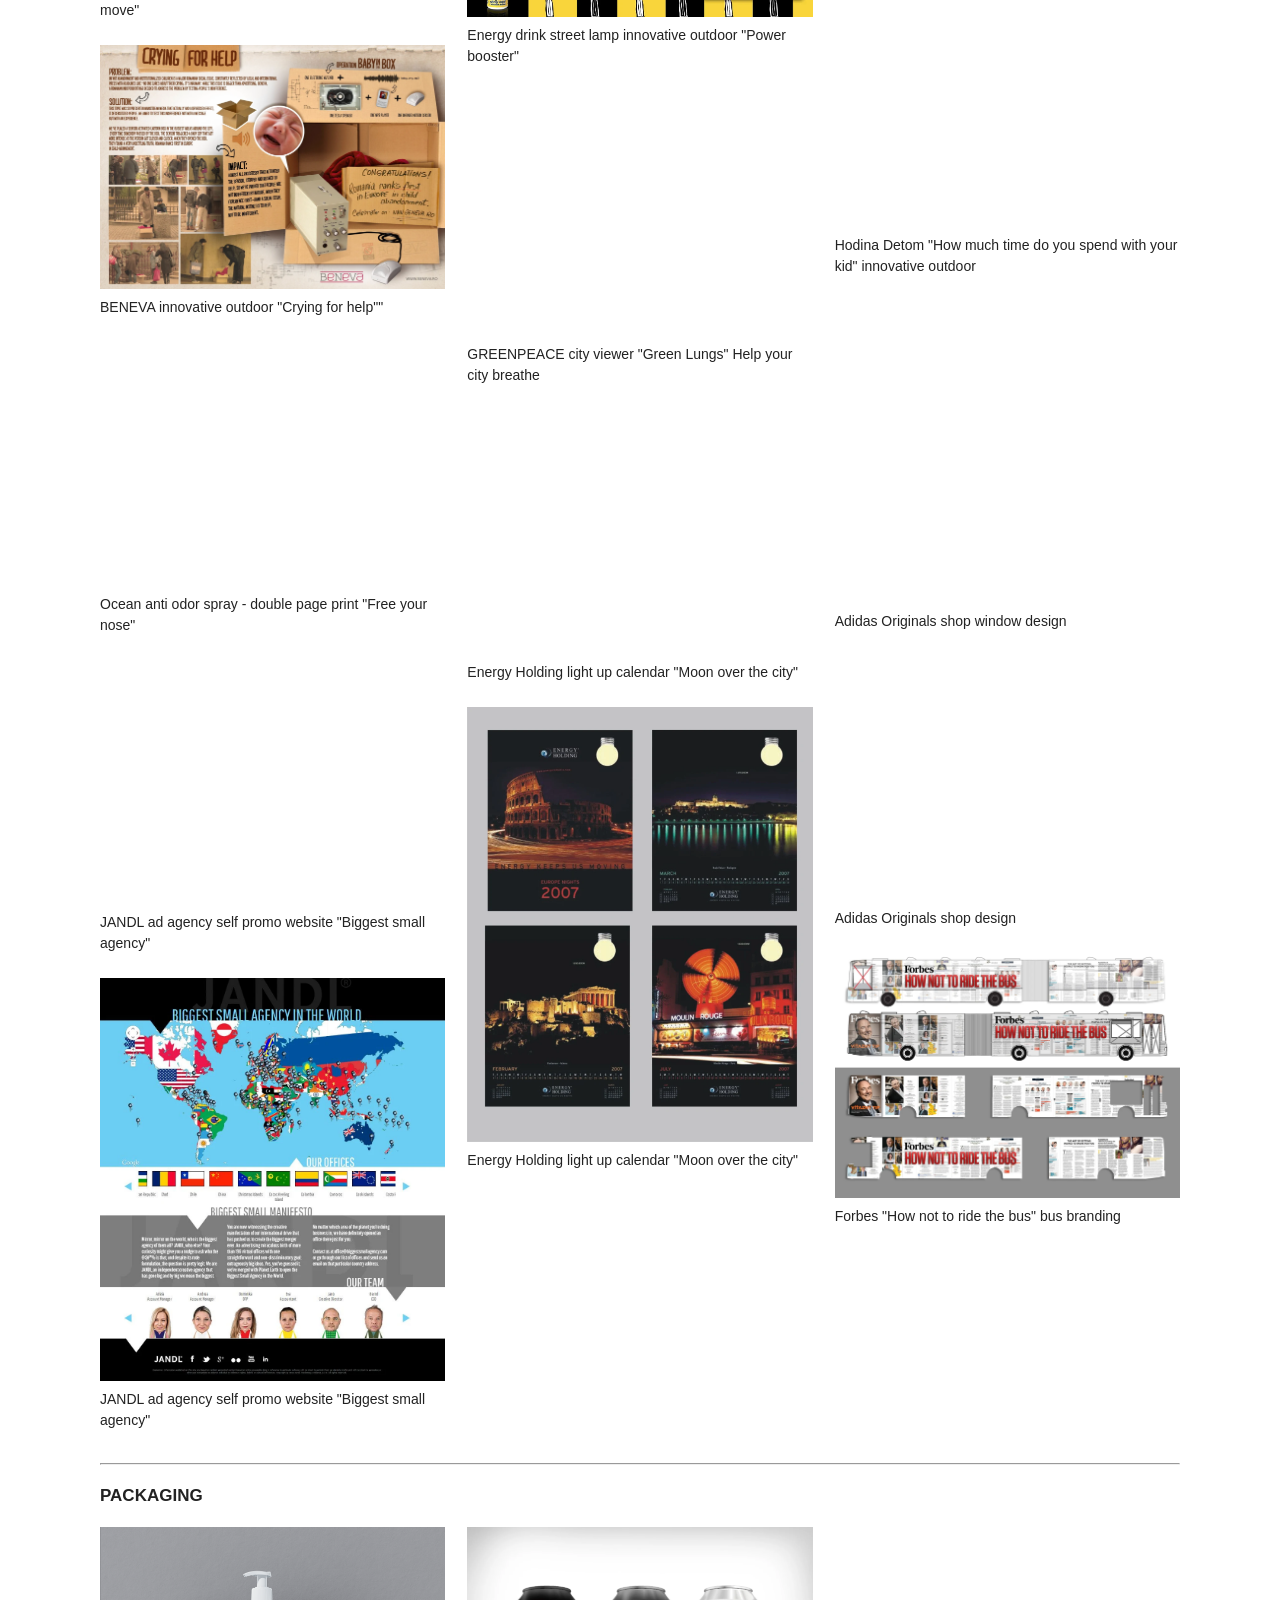
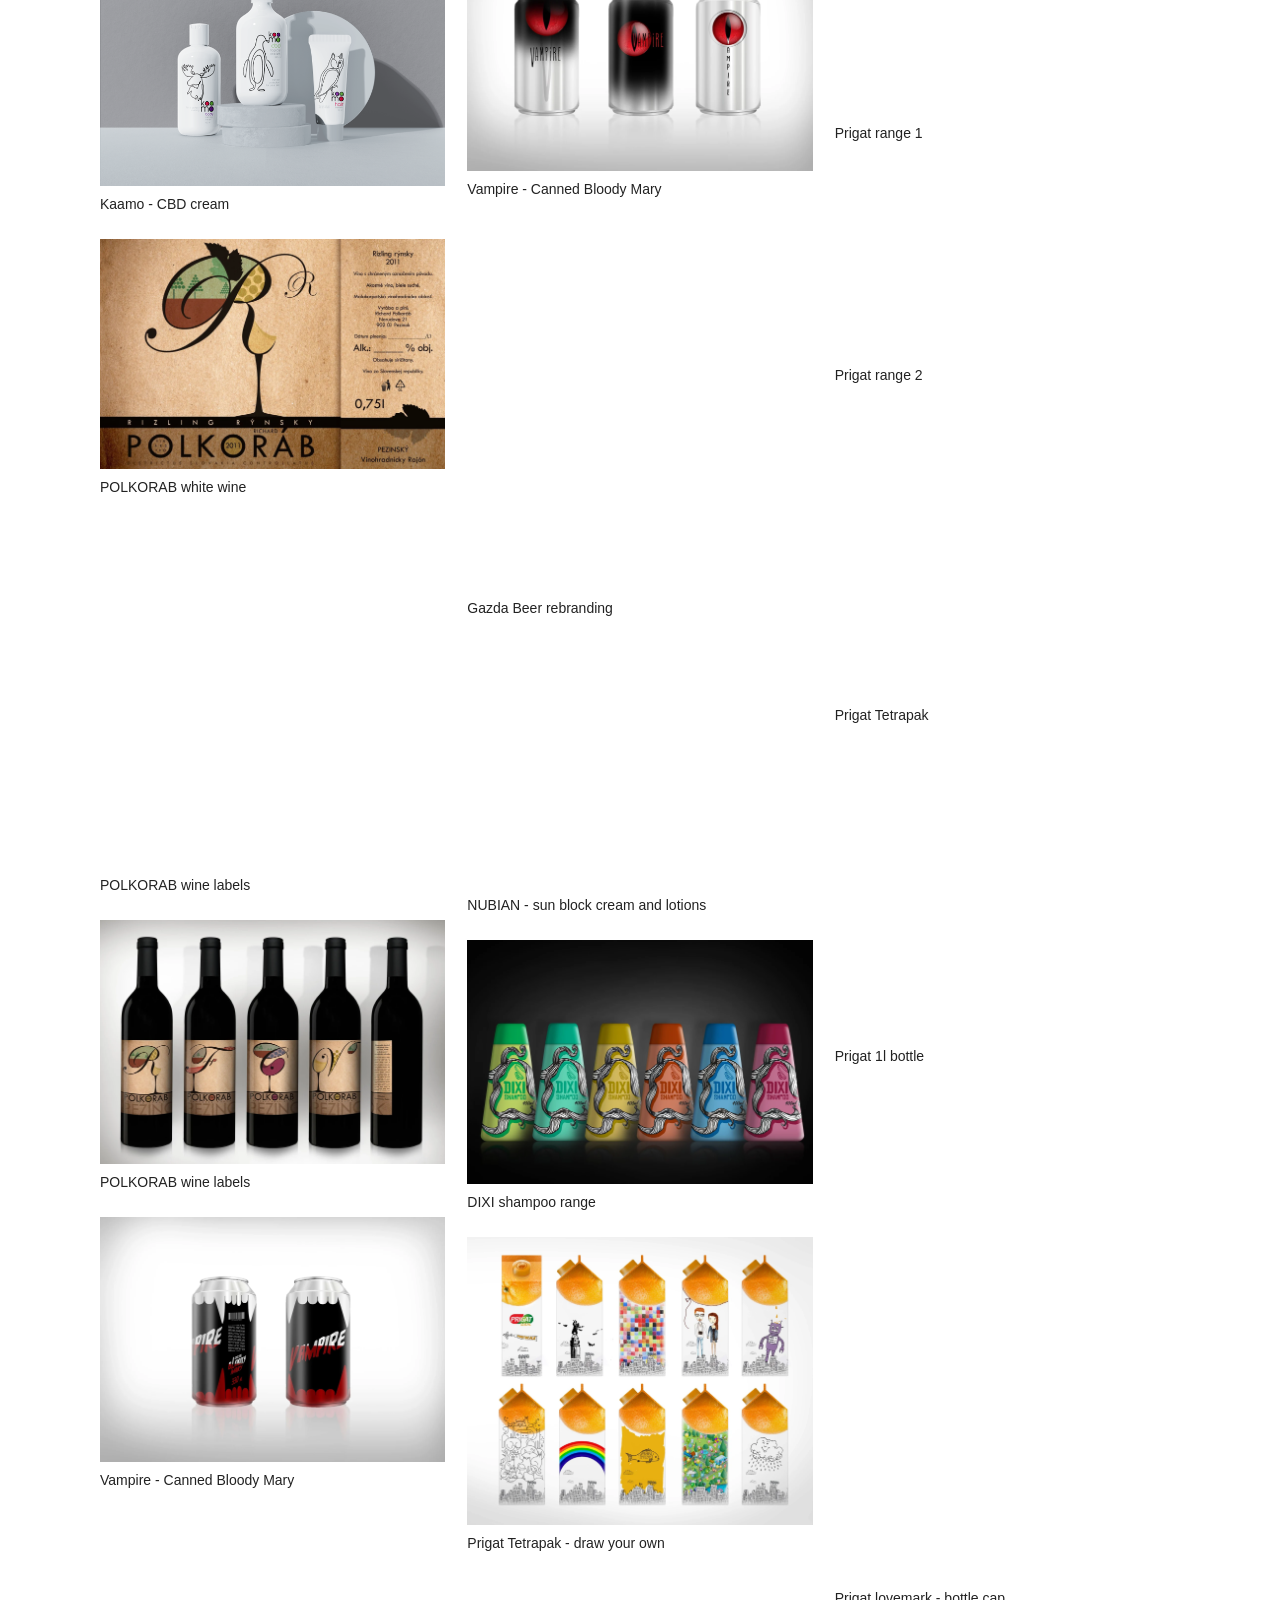
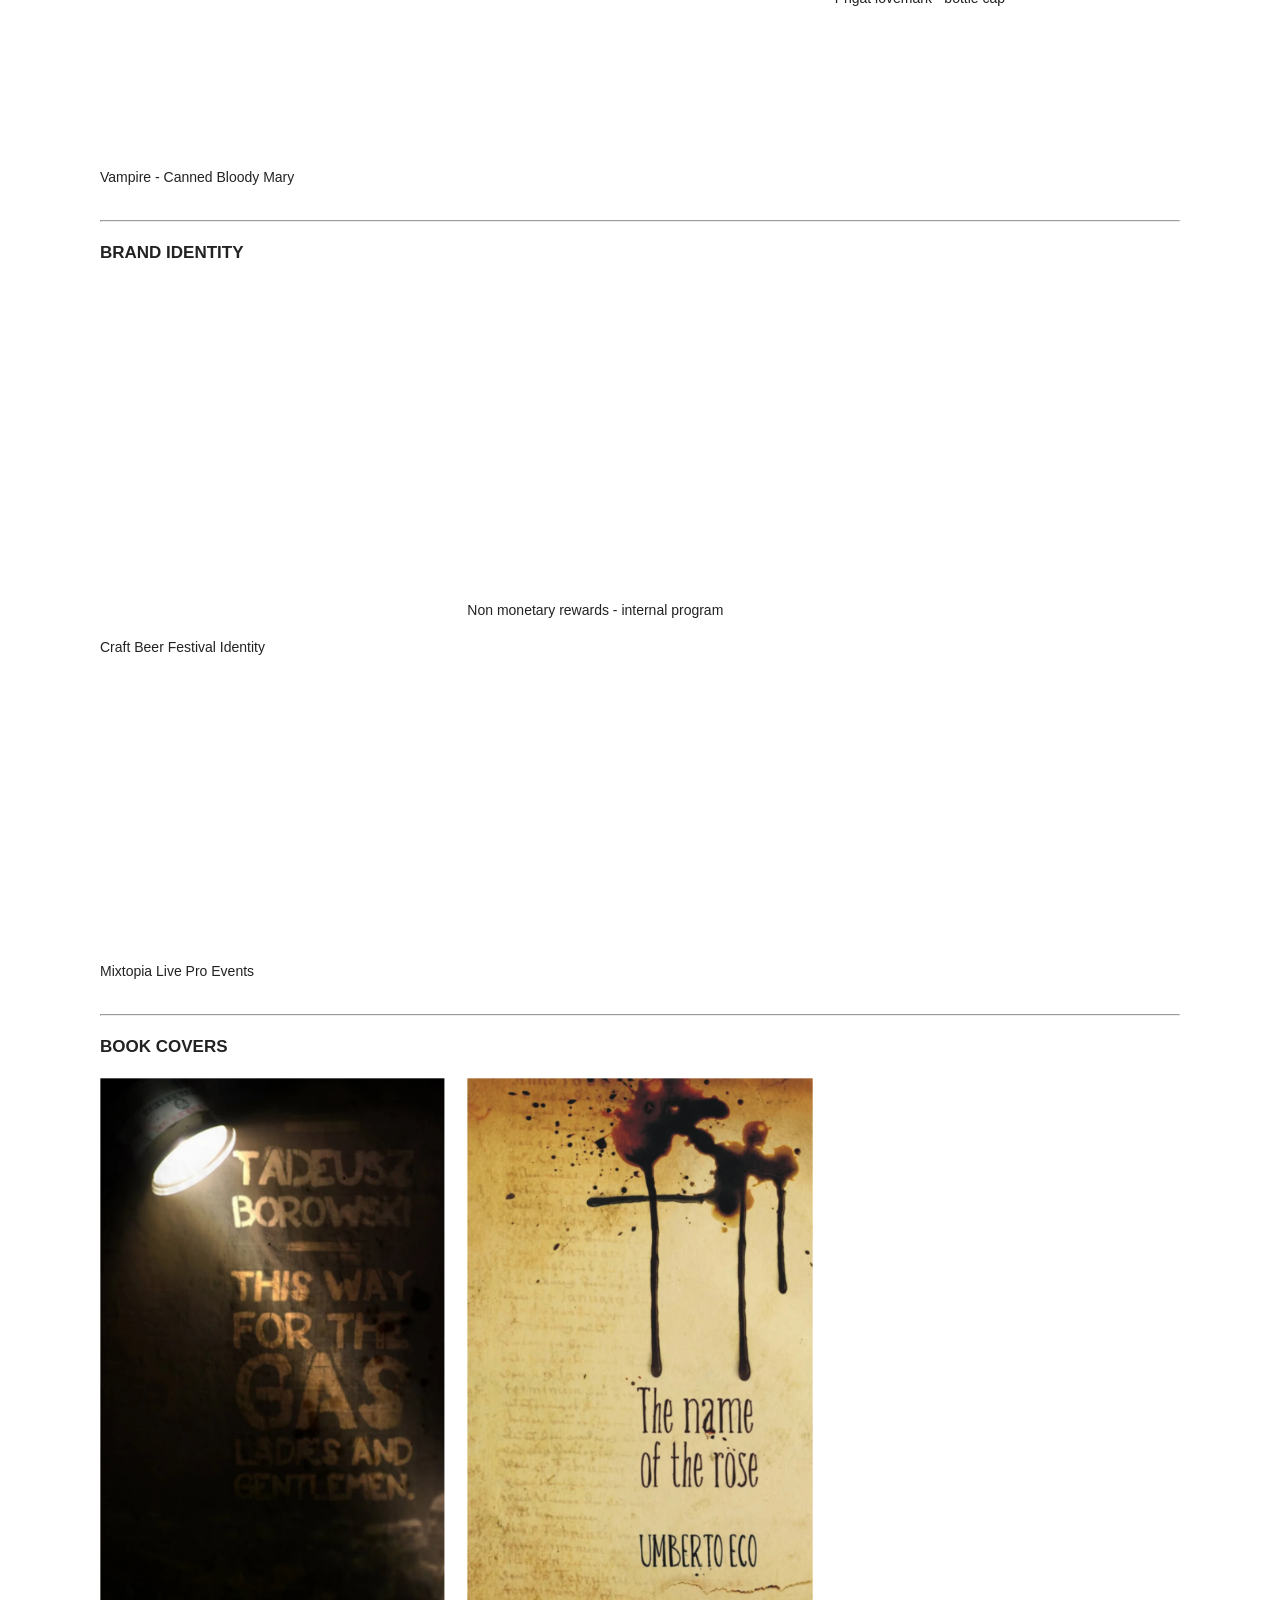
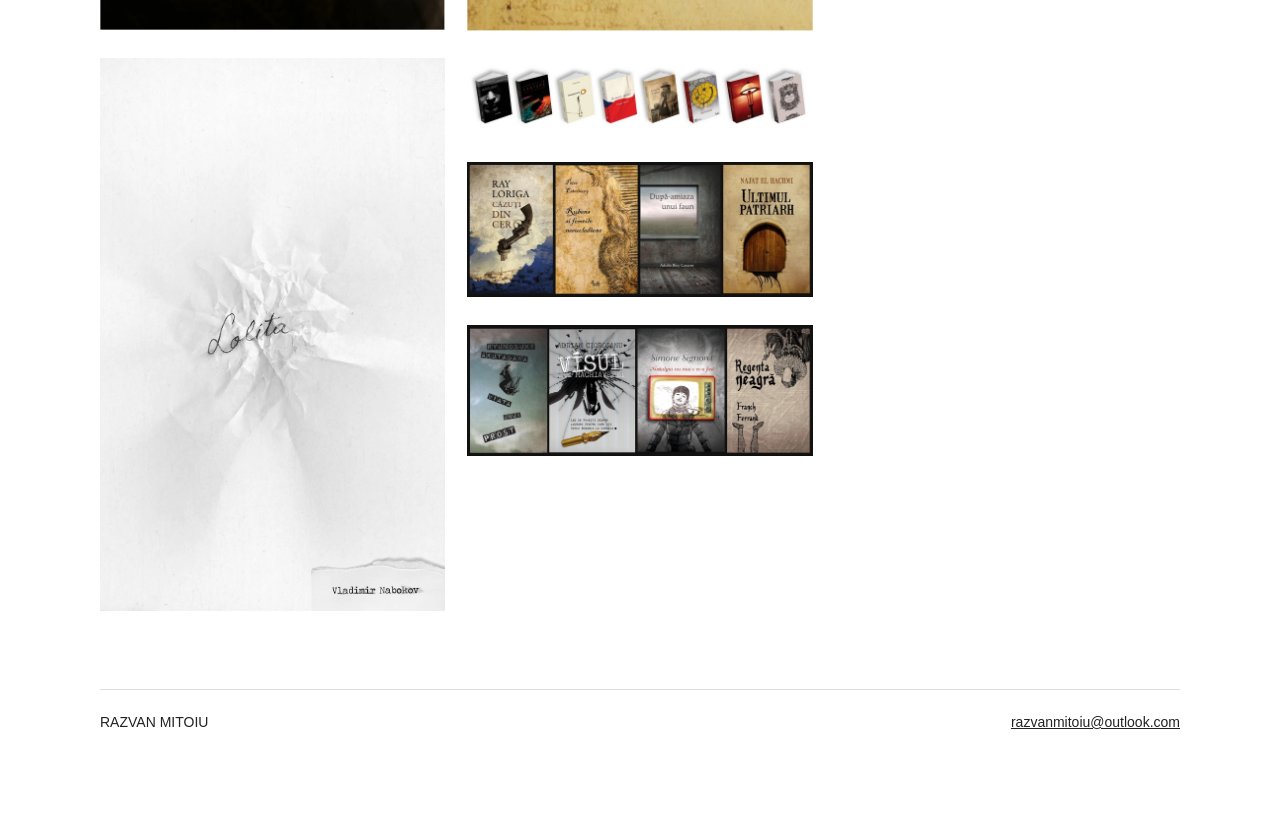
<file: 1018868/more-adv/index.html>
<!doctype html><html lang="en"><head><meta charset="utf-8"><meta name="viewport" content="width=device-width,initial-scale=1"><title>MORE ADV — RAZVAN MITOIU</title><link rel="icon" type="image/jpeg" href="../../assets/favicon.jpg?v=lego-1"><meta name="description" content="Creative Director Razvan Mitoiu portfolio: TV, Print, Illustration, Sculpting, Painting, Digital, Comics, Book Covers"><link rel="stylesheet" href="../../style.css?v=linkedin-2"></head><body><header><a class="brand" href="../../index.html" aria-label="Razvan Mitoiu — work"><img src="../../assets/banner.jpg" alt="Razvan Mitoiu" width="1200" height="313"></a><nav aria-label="Main navigation"><a href="../../index.html" >RM WORK</a><a href="../../1018876/rm-story/" >RM STORY</a></nav></header><main class=""><h1 class="section-title">MORE ADV</h1><p><b>OTHER MEDIA</b><br></p><div class="gallery"><figure><a class="artwork" href="../../assets/oreo-santa-campaign.png" data-lightbox><img src="../../assets/oreo-santa-campaign.png" alt="OREO - Santa&#x27;s favourite cookie campaign" width="1717" height="966" loading="lazy" decoding="async"></a><p class="caption">OREO - Santa&#x27;s favourite cookie campaign</p></figure><figure><a class="artwork" href="../../assets/conaf-ridiculous-desk.png" data-lightbox><img src="../../assets/conaf-ridiculous-desk.png" alt="CONAF - The ridiculous desk" width="1492" height="1055" loading="lazy" decoding="async"></a><p class="caption">CONAF - The ridiculous desk</p></figure><figure><a class="artwork" href="../../assets/enel-electripedia.png" data-lightbox><img src="../../assets/enel-electripedia.png" alt="ENEL - Electripedia" width="1790" height="1007" loading="lazy" decoding="async"></a><p class="caption">ENEL - Electripedia</p></figure><figure><a class="artwork" href="../../assets/0169_case_RADIO_BESTFM_gkpvxl.jpg" data-lightbox><img src="../../assets/0169_case_RADIO_BESTFM_gkpvxl.webp" alt="BEST FM Innovative outdoor &quot;Music that makes you move&quot;" loading="lazy" decoding="async"></a><p class="caption">BEST FM Innovative outdoor &quot;Music that makes you move&quot;</p></figure><figure><a class="artwork" href="../../assets/0168_BABYintheBOX_g5sbpq.jpg" data-lightbox><img src="../../assets/0168_BABYintheBOX_g5sbpq.webp" alt="BENEVA innovative outdoor &quot;Crying for help&quot;&quot;" loading="lazy" decoding="async"></a><p class="caption">BENEVA innovative outdoor &quot;Crying for help&quot;&quot;</p></figure><figure><a class="artwork" href="../../assets/0183_case_nose_new_vmzagd.jpg" data-lightbox><img src="../../assets/0183_case_nose_new_vmzagd.webp" alt="Ocean anti odor spray - double page print &quot;Free your nose&quot;" loading="lazy" decoding="async"></a><p class="caption">Ocean anti odor spray - double page print &quot;Free your nose&quot;</p></figure><figure><a class="artwork" href="../../assets/0181_CASEBOARD_small_tsduym.jpg" data-lightbox><img src="../../assets/0181_CASEBOARD_small_tsduym.webp" alt="JANDL ad agency self promo website &quot;Biggest small agency&quot;" loading="lazy" decoding="async"></a><p class="caption">JANDL ad agency self promo website &quot;Biggest small agency&quot;</p></figure><figure><a class="artwork" href="../../assets/0180_fullweb_brl0k6.jpg" data-lightbox><img src="../../assets/0180_fullweb_brl0k6.webp" alt="JANDL ad agency self promo website &quot;Biggest small agency&quot;" loading="lazy" decoding="async"></a><p class="caption">JANDL ad agency self promo website &quot;Biggest small agency&quot;</p></figure><figure><a class="artwork" href="../../assets/0182_boardCV_cnpom0.jpg" data-lightbox><img src="../../assets/0182_boardCV_cnpom0.webp" alt="Bratislava Zoo - direct mail &quot;Animals CVs&quot;" loading="lazy" decoding="async"></a><p class="caption">Bratislava Zoo - direct mail &quot;Animals CVs&quot;</p></figure><figure><a class="artwork" href="../../assets/0172_1149402_569840409720622_1905821551_o_sfgujh.jpg" data-lightbox><img src="../../assets/0172_1149402_569840409720622_1905821551_o_sfgujh.webp" alt="CEZ solar power beach chair" loading="lazy" decoding="async"></a><p class="caption">CEZ solar power beach chair</p></figure><figure><a class="artwork" href="../../assets/0177_board_ad_ykonuu.jpg" data-lightbox><img src="../../assets/0177_board_ad_ykonuu.webp" alt="Energy drink street lamp innovative outdoor &quot;Power booster&quot;" loading="lazy" decoding="async"></a><p class="caption">Energy drink street lamp innovative outdoor &quot;Power booster&quot;</p></figure><figure><a class="artwork" href="../../assets/0179_kamzik_forest_xv7pvh.jpg" data-lightbox><img src="../../assets/0179_kamzik_forest_xv7pvh.webp" alt="GREENPEACE city viewer &quot;Green Lungs&quot; Help your city breathe" loading="lazy" decoding="async"></a><p class="caption">GREENPEACE city viewer &quot;Green Lungs&quot; Help your city breathe</p></figure><figure><a class="artwork" href="../../assets/0175_calendar2_uk36rg.jpg" data-lightbox><img src="../../assets/0175_calendar2_uk36rg.webp" alt="Energy Holding light up calendar &quot;Moon over the city&quot;" loading="lazy" decoding="async"></a><p class="caption">Energy Holding light up calendar &quot;Moon over the city&quot;</p></figure><figure><a class="artwork" href="../../assets/0176_calendar1_o0igi8.jpg" data-lightbox><img src="../../assets/0176_calendar1_o0igi8.webp" alt="Energy Holding light up calendar &quot;Moon over the city&quot;" loading="lazy" decoding="async"></a><p class="caption">Energy Holding light up calendar &quot;Moon over the city&quot;</p></figure><figure><a class="artwork" href="../../assets/0173_eventcarteaer_ggdh66.jpg" data-lightbox><img src="../../assets/0173_eventcarteaer_ggdh66.webp" alt="JURNALUL NATIONAL newspaper &quot;Book in the air&quot; event in Bucharest" loading="lazy" decoding="async"></a><p class="caption">JURNALUL NATIONAL newspaper &quot;Book in the air&quot; event in Bucharest</p></figure><figure><a class="artwork" href="../../assets/0170_simu_VIOLENT_jpjir6.jpg" data-lightbox><img src="../../assets/0170_simu_VIOLENT_jpjir6.webp" alt="Social campaign &quot;Stop the violence against women&quot; car stickers" loading="lazy" decoding="async"></a><p class="caption">Social campaign &quot;Stop the violence against women&quot; car stickers</p></figure><figure><a class="artwork" href="../../assets/0174_calendaralpha_xirmhi.jpg" data-lightbox><img src="../../assets/0174_calendaralpha_xirmhi.webp" alt="Alpha Bank &quot;Use your imagination&quot; annual notebook" loading="lazy" decoding="async"></a><p class="caption">Alpha Bank &quot;Use your imagination&quot; annual notebook</p></figure><figure><a class="artwork" href="../../assets/0171_hodinakid_jilwtm.jpg" data-lightbox><img src="../../assets/0171_hodinakid_jilwtm.webp" alt="Hodina Detom &quot;How much time do you spend with your kid&quot; innovative outdoor" loading="lazy" decoding="async"></a><p class="caption">Hodina Detom &quot;How much time do you spend with your kid&quot; innovative outdoor</p></figure><figure><a class="artwork" href="../../assets/0167_3x4_y80nz6.jpg" data-lightbox><img src="../../assets/0167_3x4_y80nz6.webp" alt="Adidas Originals shop window design" loading="lazy" decoding="async"></a><p class="caption">Adidas Originals shop window design</p></figure><figure><a class="artwork" href="../../assets/0166_instore_jkxzak.jpg" data-lightbox><img src="../../assets/0166_instore_jkxzak.webp" alt="Adidas Originals shop design" loading="lazy" decoding="async"></a><p class="caption">Adidas Originals shop design</p></figure><figure><a class="artwork" href="../../assets/0178_outside_tbzlyr.jpg" data-lightbox><img src="../../assets/0178_outside_tbzlyr.webp" alt="Forbes &quot;How not to ride the bus&quot; bus branding" loading="lazy" decoding="async"></a><p class="caption">Forbes &quot;How not to ride the bus&quot; bus branding</p></figure></div><hr><p><b>PACKAGING</b><br></p><div class="gallery"><figure><a class="artwork" href="../../assets/kaamo-cbd-cream.png" data-lightbox><img src="../../assets/kaamo-cbd-cream.png" alt="Kaamo - CBD cream" width="660" height="495" loading="lazy" decoding="async"></a><p class="caption">Kaamo - CBD cream</p></figure><figure><a class="artwork" href="../../assets/0041_Polkorab_etiketa_Rizling_Rynsky_15x10cm_asz7aq.jpg" data-lightbox><img src="../../assets/0041_Polkorab_etiketa_Rizling_Rynsky_15x10cm_asz7aq.webp" alt="POLKORAB white wine" loading="lazy" decoding="async"></a><p class="caption">POLKORAB white wine</p></figure><figure><a class="artwork" href="../../assets/0040_winelabel_icl1ao.jpg" data-lightbox><img src="../../assets/0040_winelabel_icl1ao.webp" alt="POLKORAB wine labels" loading="lazy" decoding="async"></a><p class="caption">POLKORAB wine labels</p></figure><figure><a class="artwork" href="../../assets/0043_colors1_yoyq7s.jpg" data-lightbox><img src="../../assets/0043_colors1_yoyq7s.webp" alt="POLKORAB wine labels" loading="lazy" decoding="async"></a><p class="caption">POLKORAB wine labels</p></figure><figure><a class="artwork" href="../../assets/0053_cans1b_iq52s4.jpg" data-lightbox><img src="../../assets/0053_cans1b_iq52s4.webp" alt="Vampire - Canned Bloody Mary" loading="lazy" decoding="async"></a><p class="caption">Vampire - Canned Bloody Mary</p></figure><figure><a class="artwork" href="../../assets/0052_cans2b2_gwwjtc.jpg" data-lightbox><img src="../../assets/0052_cans2b2_gwwjtc.webp" alt="Vampire - Canned Bloody Mary" loading="lazy" decoding="async"></a><p class="caption">Vampire - Canned Bloody Mary</p></figure><figure><a class="artwork" href="../../assets/0051_cans4_ahpemz.jpg" data-lightbox><img src="../../assets/0051_cans4_ahpemz.webp" alt="Vampire - Canned Bloody Mary" loading="lazy" decoding="async"></a><p class="caption">Vampire - Canned Bloody Mary</p></figure><figure><a class="artwork" href="../../assets/0054_ModifNew2ETIQ_pyadri.jpg" data-lightbox><img src="../../assets/0054_ModifNew2ETIQ_pyadri.webp" alt="Gazda Beer rebranding" loading="lazy" decoding="async"></a><p class="caption">Gazda Beer rebranding</p></figure><figure><a class="artwork" href="../../assets/0042_nubian1_s8biii.jpg" data-lightbox><img src="../../assets/0042_nubian1_s8biii.webp" alt="NUBIAN - sun block cream and lotions" loading="lazy" decoding="async"></a><p class="caption">NUBIAN - sun block cream and lotions</p></figure><figure><a class="artwork" href="../../assets/0044_1preALL_wdclls.jpg" data-lightbox><img src="../../assets/0044_1preALL_wdclls.webp" alt="DIXI shampoo range" loading="lazy" decoding="async"></a><p class="caption">DIXI shampoo range</p></figure><figure><a class="artwork" href="../../assets/0050_1_amyoq5.jpg" data-lightbox><img src="../../assets/0050_1_amyoq5.webp" alt="Prigat Tetrapak - draw your own" loading="lazy" decoding="async"></a><p class="caption">Prigat Tetrapak - draw your own</p></figure><figure><a class="artwork" href="../../assets/0049_2_xisjcz.jpg" data-lightbox><img src="../../assets/0049_2_xisjcz.webp" alt="Prigat range 1" loading="lazy" decoding="async"></a><p class="caption">Prigat range 1</p></figure><figure><a class="artwork" href="../../assets/0048_3_wrgnmh.jpg" data-lightbox><img src="../../assets/0048_3_wrgnmh.webp" alt="Prigat range 2" loading="lazy" decoding="async"></a><p class="caption">Prigat range 2</p></figure><figure><a class="artwork" href="../../assets/0047_4_nxeclw.jpg" data-lightbox><img src="../../assets/0047_4_nxeclw.webp" alt="Prigat Tetrapak" loading="lazy" decoding="async"></a><p class="caption">Prigat Tetrapak</p></figure><figure><a class="artwork" href="../../assets/0046_5_bn0my3.jpg" data-lightbox><img src="../../assets/0046_5_bn0my3.webp" alt="Prigat 1l bottle" loading="lazy" decoding="async"></a><p class="caption">Prigat 1l bottle</p></figure><figure><a class="artwork" href="../../assets/0045_6_osuvpd.jpg" data-lightbox><img src="../../assets/0045_6_osuvpd.webp" alt="Prigat lovemark - bottle cap" loading="lazy" decoding="async"></a><p class="caption">Prigat lovemark - bottle cap</p></figure></div><hr><p><b>BRAND IDENTITY</b><br></p><div class="gallery"><figure><a class="artwork" href="../../assets/0200_13731466_1072268549518519_329247736022989114_n_u4mydx.jpg" data-lightbox><img src="../../assets/0200_13731466_1072268549518519_329247736022989114_n_u4mydx.webp" alt="Craft Beer Festival Identity" loading="lazy" decoding="async"></a><p class="caption">Craft Beer Festival Identity</p></figure><figure><a class="artwork" href="../../assets/0201_mixt_gwl85z.jpg" data-lightbox><img src="../../assets/0201_mixt_gwl85z.webp" alt="Mixtopia Live Pro Events" loading="lazy" decoding="async"></a><p class="caption">Mixtopia Live Pro Events</p></figure><figure><a class="artwork" href="../../assets/0202_dasda_e3xjdq.jpg" data-lightbox><img src="../../assets/0202_dasda_e3xjdq.webp" alt="Non monetary rewards - internal program" loading="lazy" decoding="async"></a><p class="caption">Non monetary rewards - internal program</p></figure></div><hr><p><b>BOOK COVERS</b><br></p><div class="gallery"><figure><a class="artwork" href="../../assets/0138_bookcover_j56vka.jpg" data-lightbox><img src="../../assets/0138_bookcover_j56vka.webp" alt="Portfolio artwork" loading="lazy" decoding="async"></a></figure><figure><a class="artwork" href="../../assets/0156_RazvanMitoiu_LOLITA_r4dlzv.jpg" data-lightbox><img src="../../assets/0156_RazvanMitoiu_LOLITA_r4dlzv.webp" alt="Portfolio artwork" loading="lazy" decoding="async"></a></figure><figure><a class="artwork" href="../../assets/0137_cover_j8n7uk.jpg" data-lightbox><img src="../../assets/0137_cover_j8n7uk.webp" alt="Portfolio artwork" loading="lazy" decoding="async"></a></figure><figure><a class="artwork" href="../../assets/0139_bookfest_x5fl9f.jpg" data-lightbox><img src="../../assets/0139_bookfest_x5fl9f.webp" alt="Portfolio artwork" loading="lazy" decoding="async"></a></figure><figure><a class="artwork" href="../../assets/0136_books1_kprx7a.jpg" data-lightbox><img src="../../assets/0136_books1_kprx7a.webp" alt="Portfolio artwork" loading="lazy" decoding="async"></a></figure><figure><a class="artwork" href="../../assets/0135_books2_spf39n.jpg" data-lightbox><img src="../../assets/0135_books2_spf39n.webp" alt="Portfolio artwork" loading="lazy" decoding="async"></a></figure></div><a class="linkedin-fixed" href="https://www.linkedin.com/in/razvanmitoiu/" target="_blank" rel="noopener noreferrer" aria-label="View Razvan Mitoiu on LinkedIn"><span class="linkedin-find">Find</span><span class="linkedin-bottom"><span>me</span><svg viewBox="0 0 24 24" width="20" height="20" fill="currentColor" aria-hidden="true"><path d="M20.45 20.45H16.9v-5.57c0-1.33-.03-3.04-1.85-3.04-1.85 0-2.13 1.45-2.13 2.94v5.67H9.37V9h3.41v1.56h.05c.48-.9 1.64-1.85 3.37-1.85 3.6 0 4.26 2.37 4.26 5.45v6.29ZM5.34 7.43a2.06 2.06 0 1 1 0-4.12 2.06 2.06 0 0 1 0 4.12ZM7.12 20.45H3.56V9h3.56v11.45Z"/></svg></span></a></main><footer><span>RAZVAN MITOIU</span><a href="mailto:razvanmitoiu@outlook.com">razvanmitoiu@outlook.com</a></footer><dialog aria-label="Artwork viewer"><div class="controls"><button data-prev aria-label="Previous image">←</button><button data-close>Close</button><button data-next aria-label="Next image">→</button></div><img alt=""></dialog><script src="../../gallery.js" defer></script></body></html>
</file>
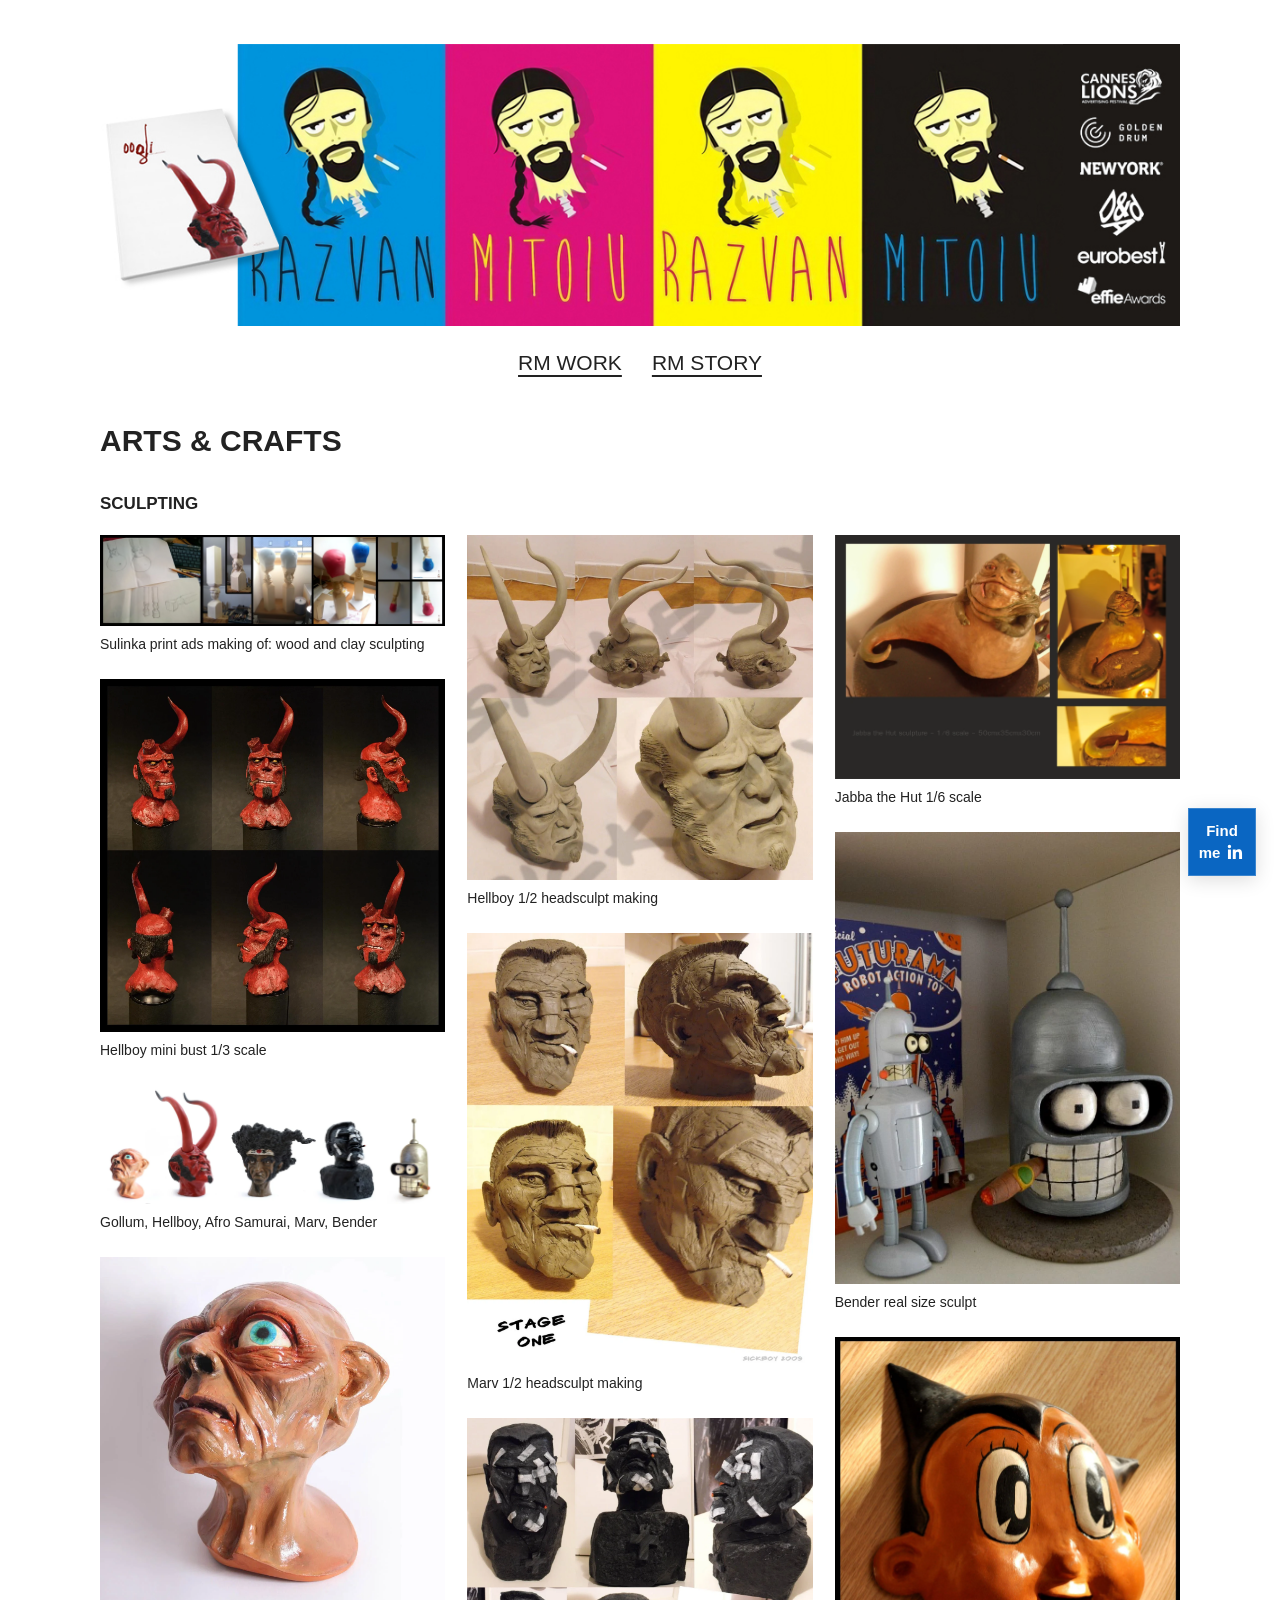
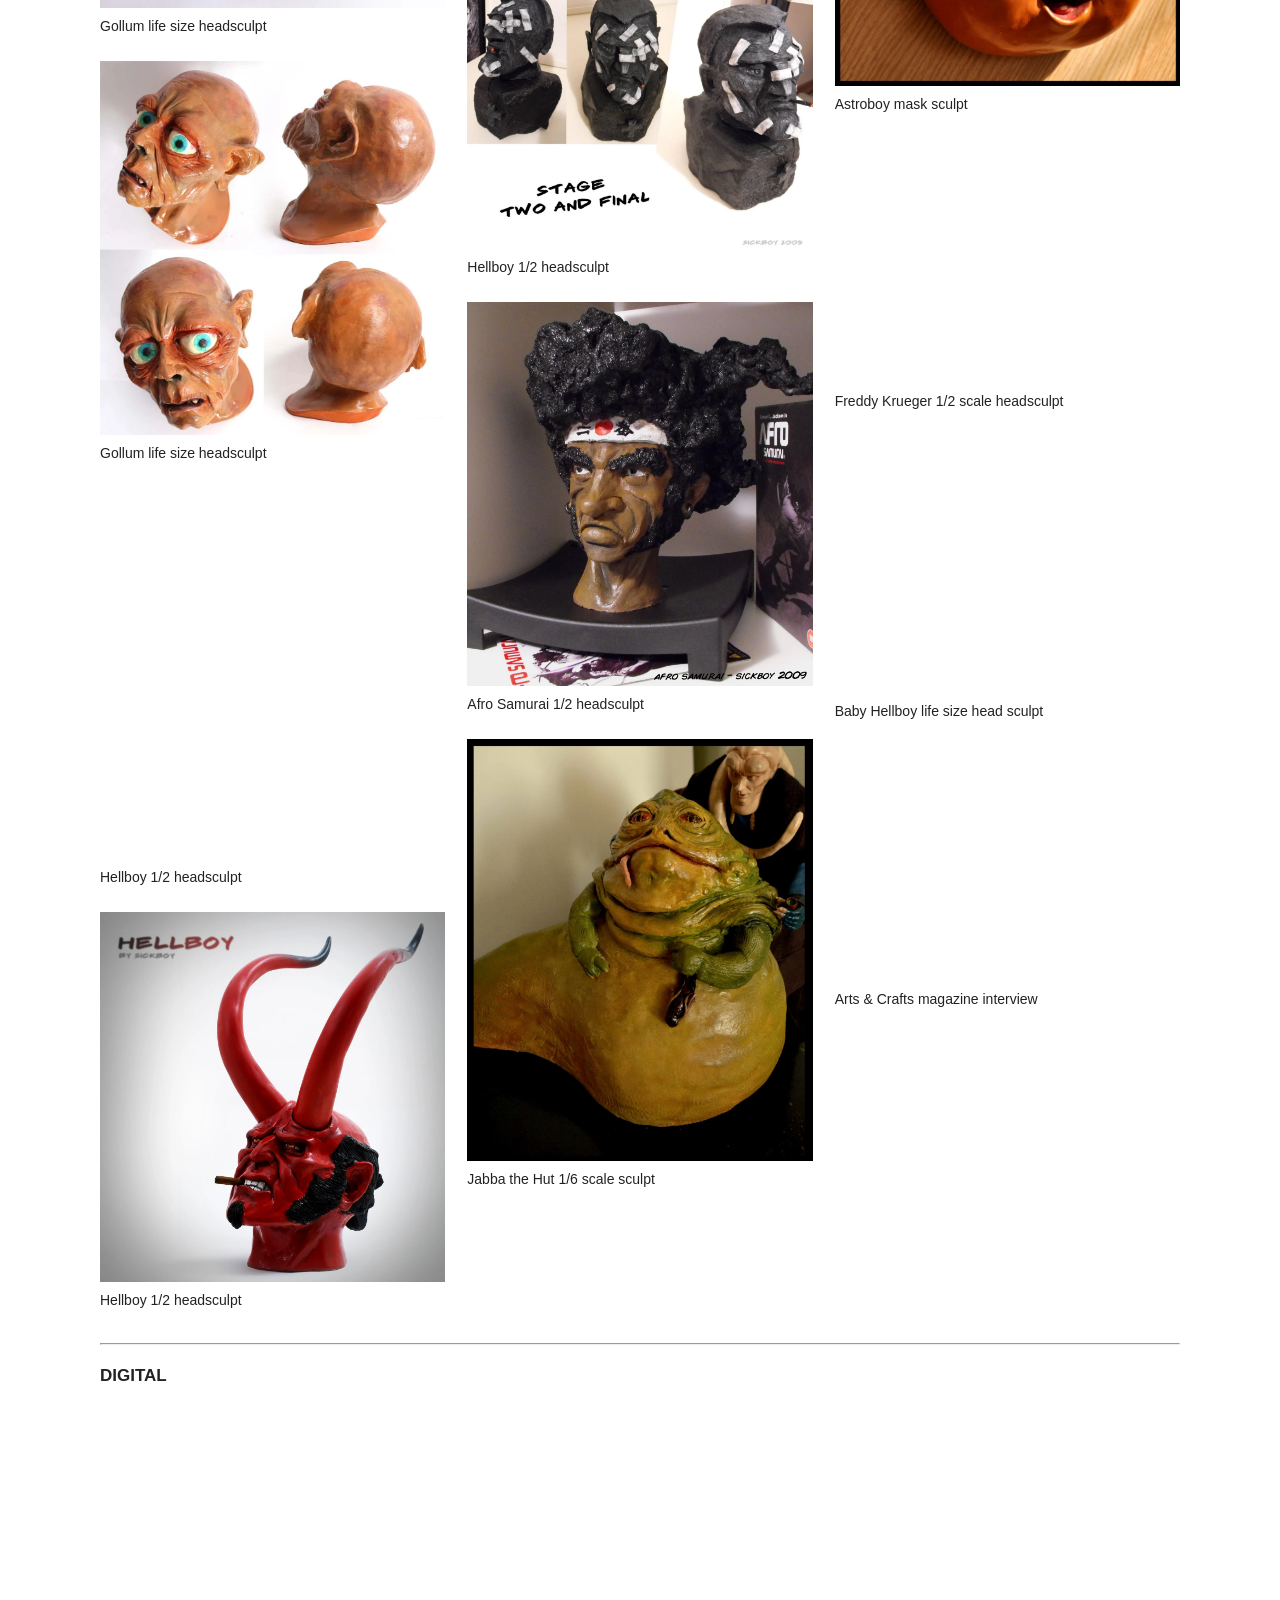
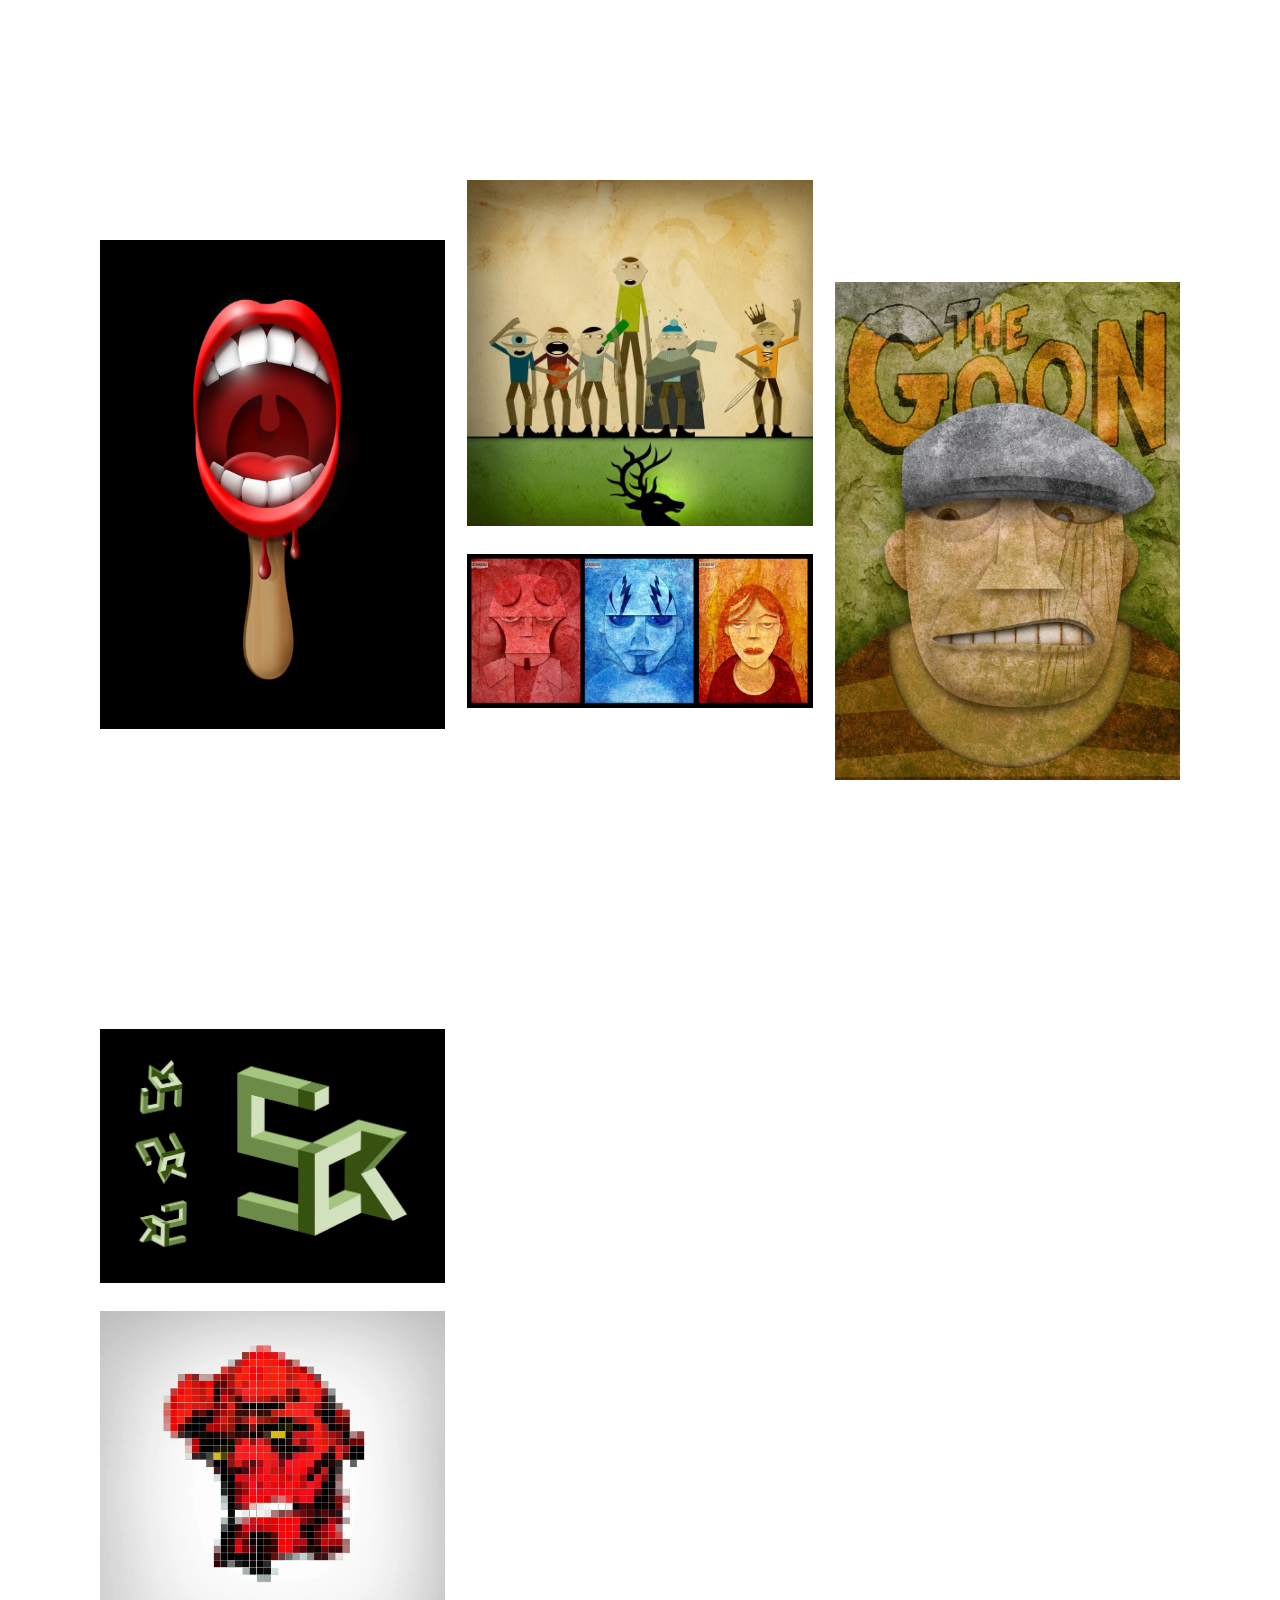
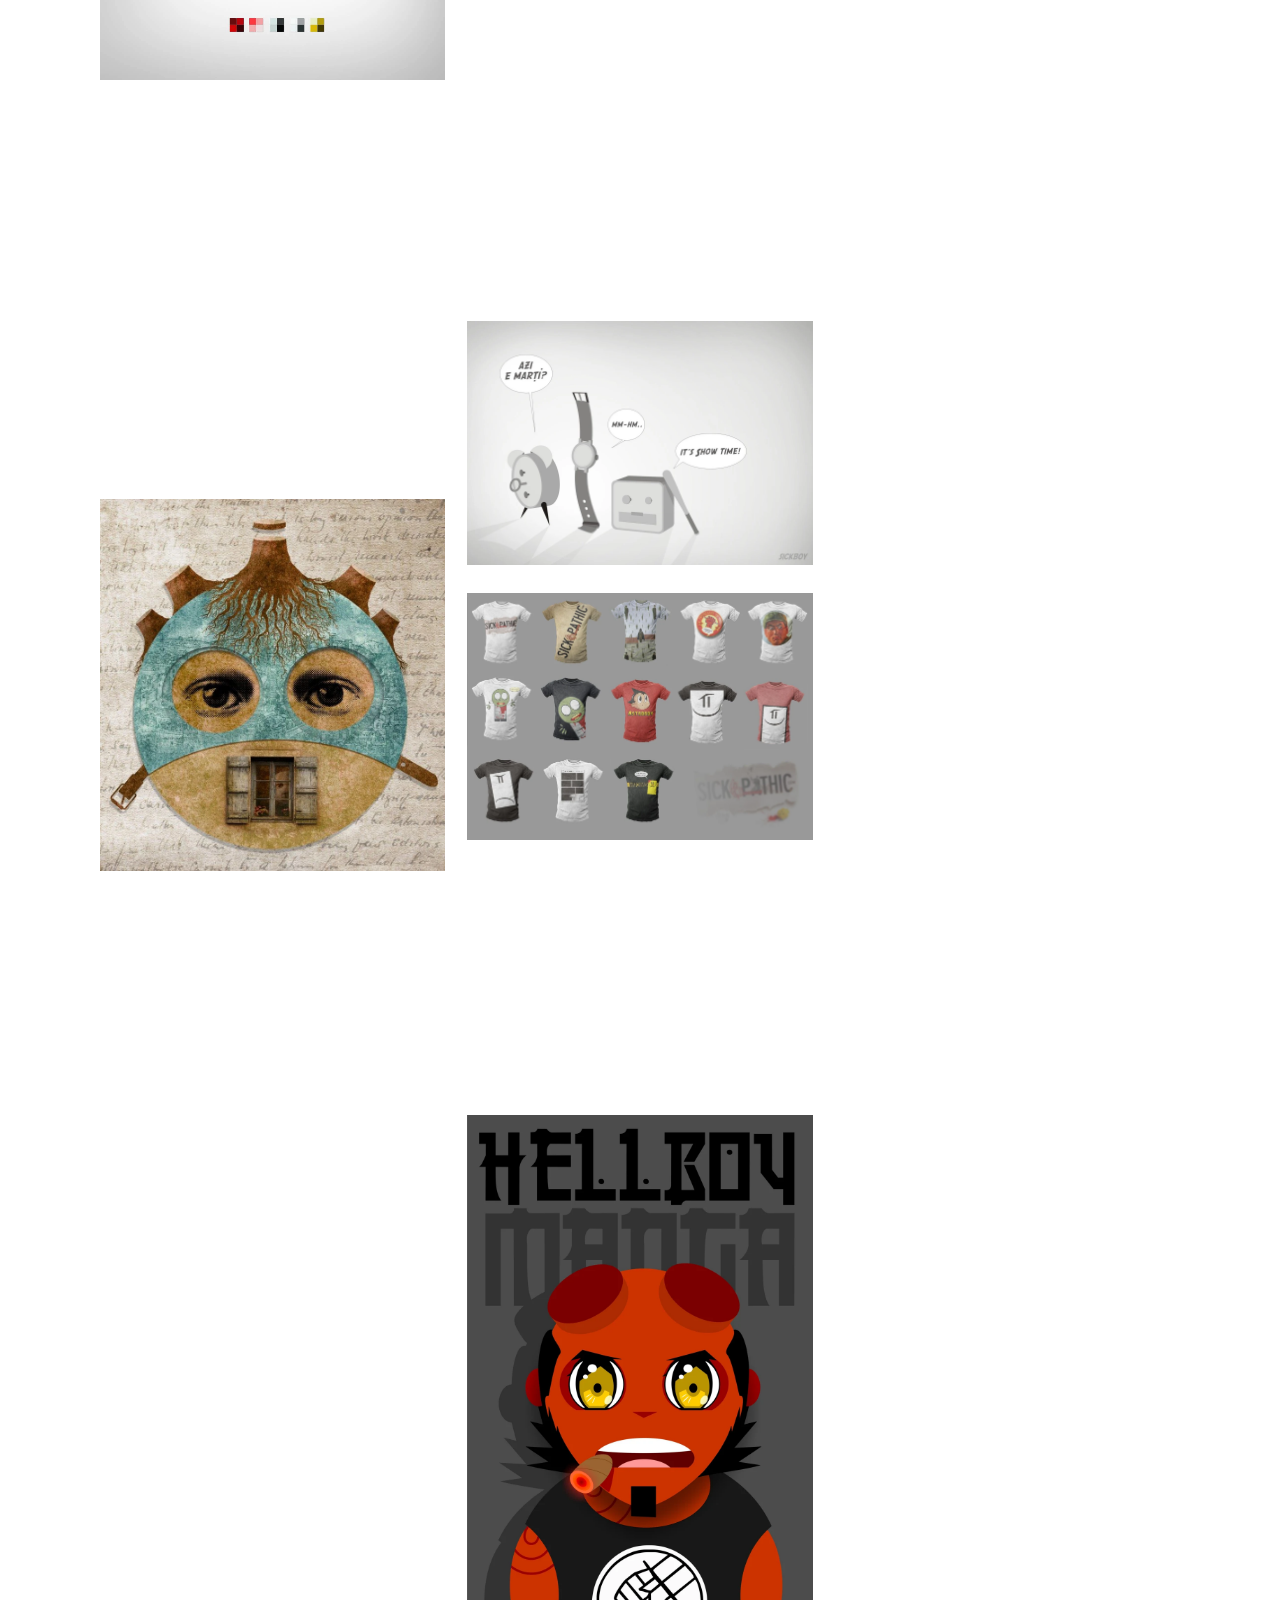
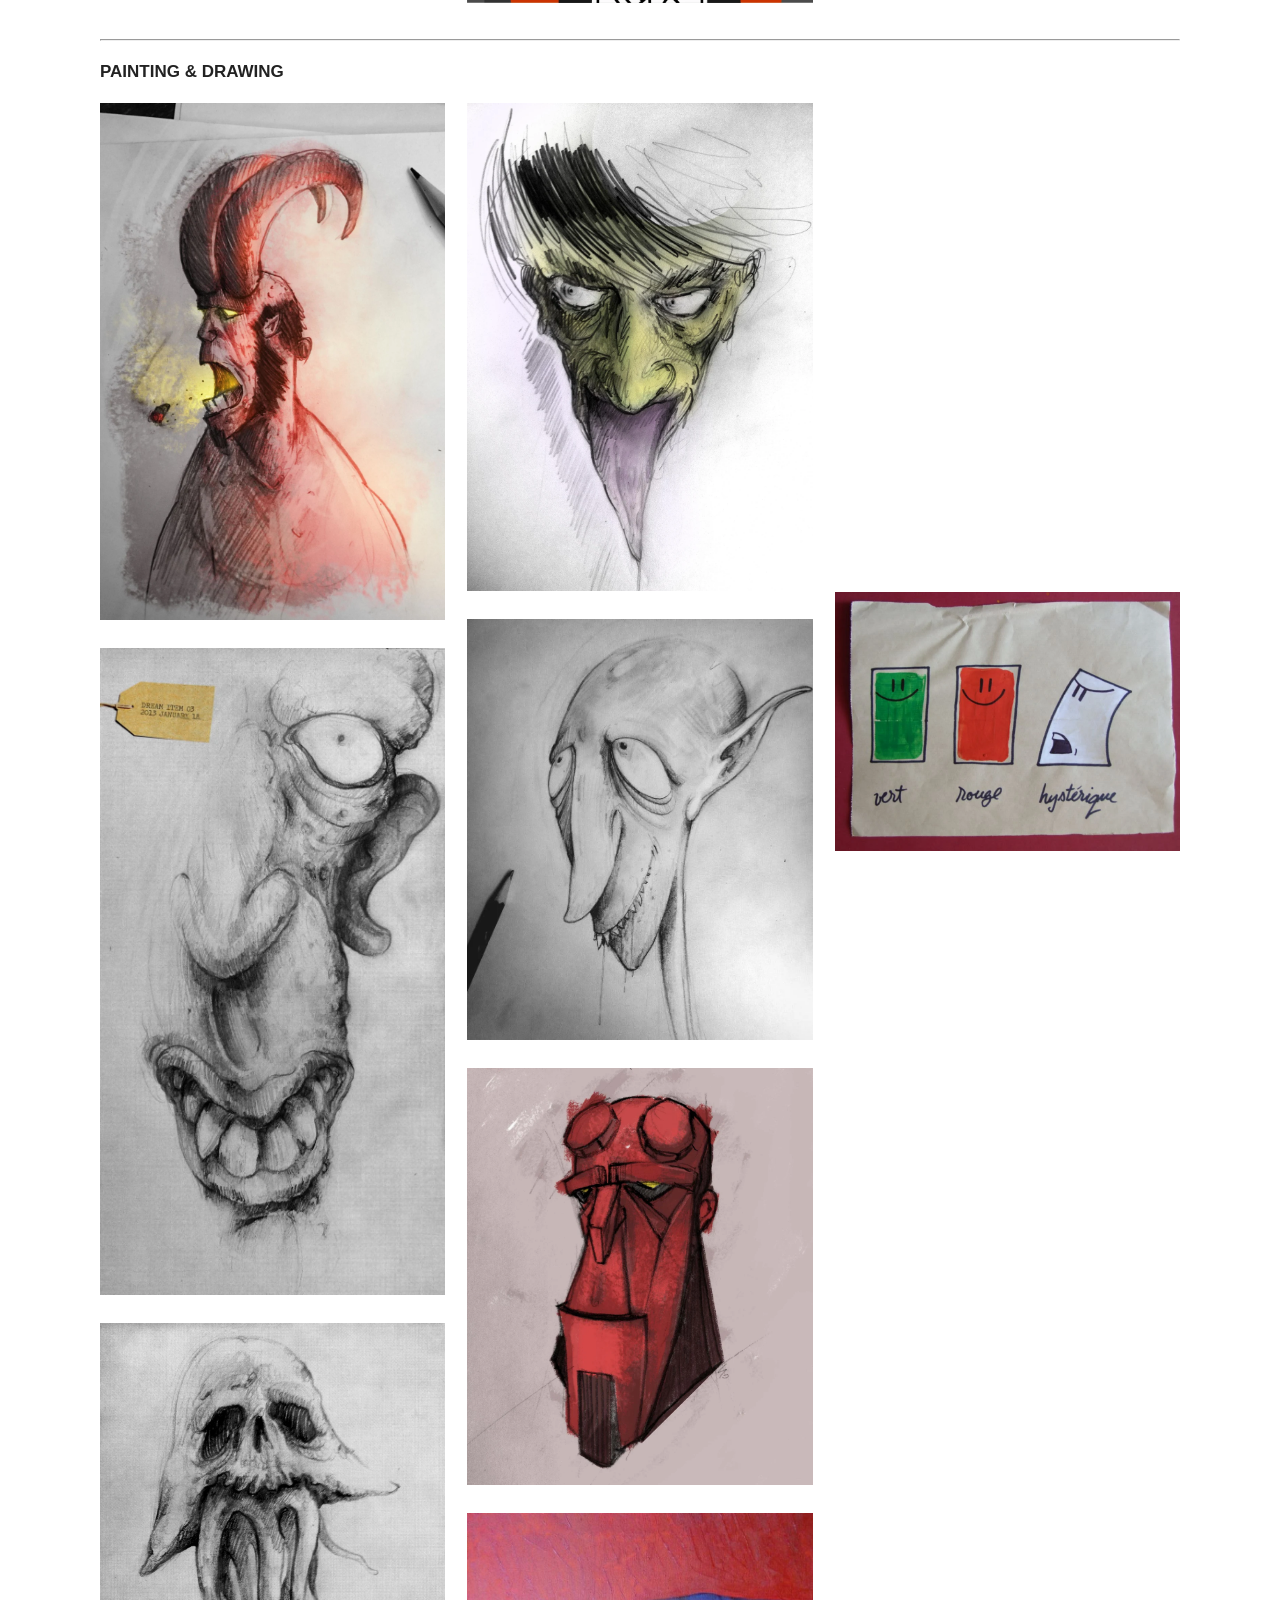
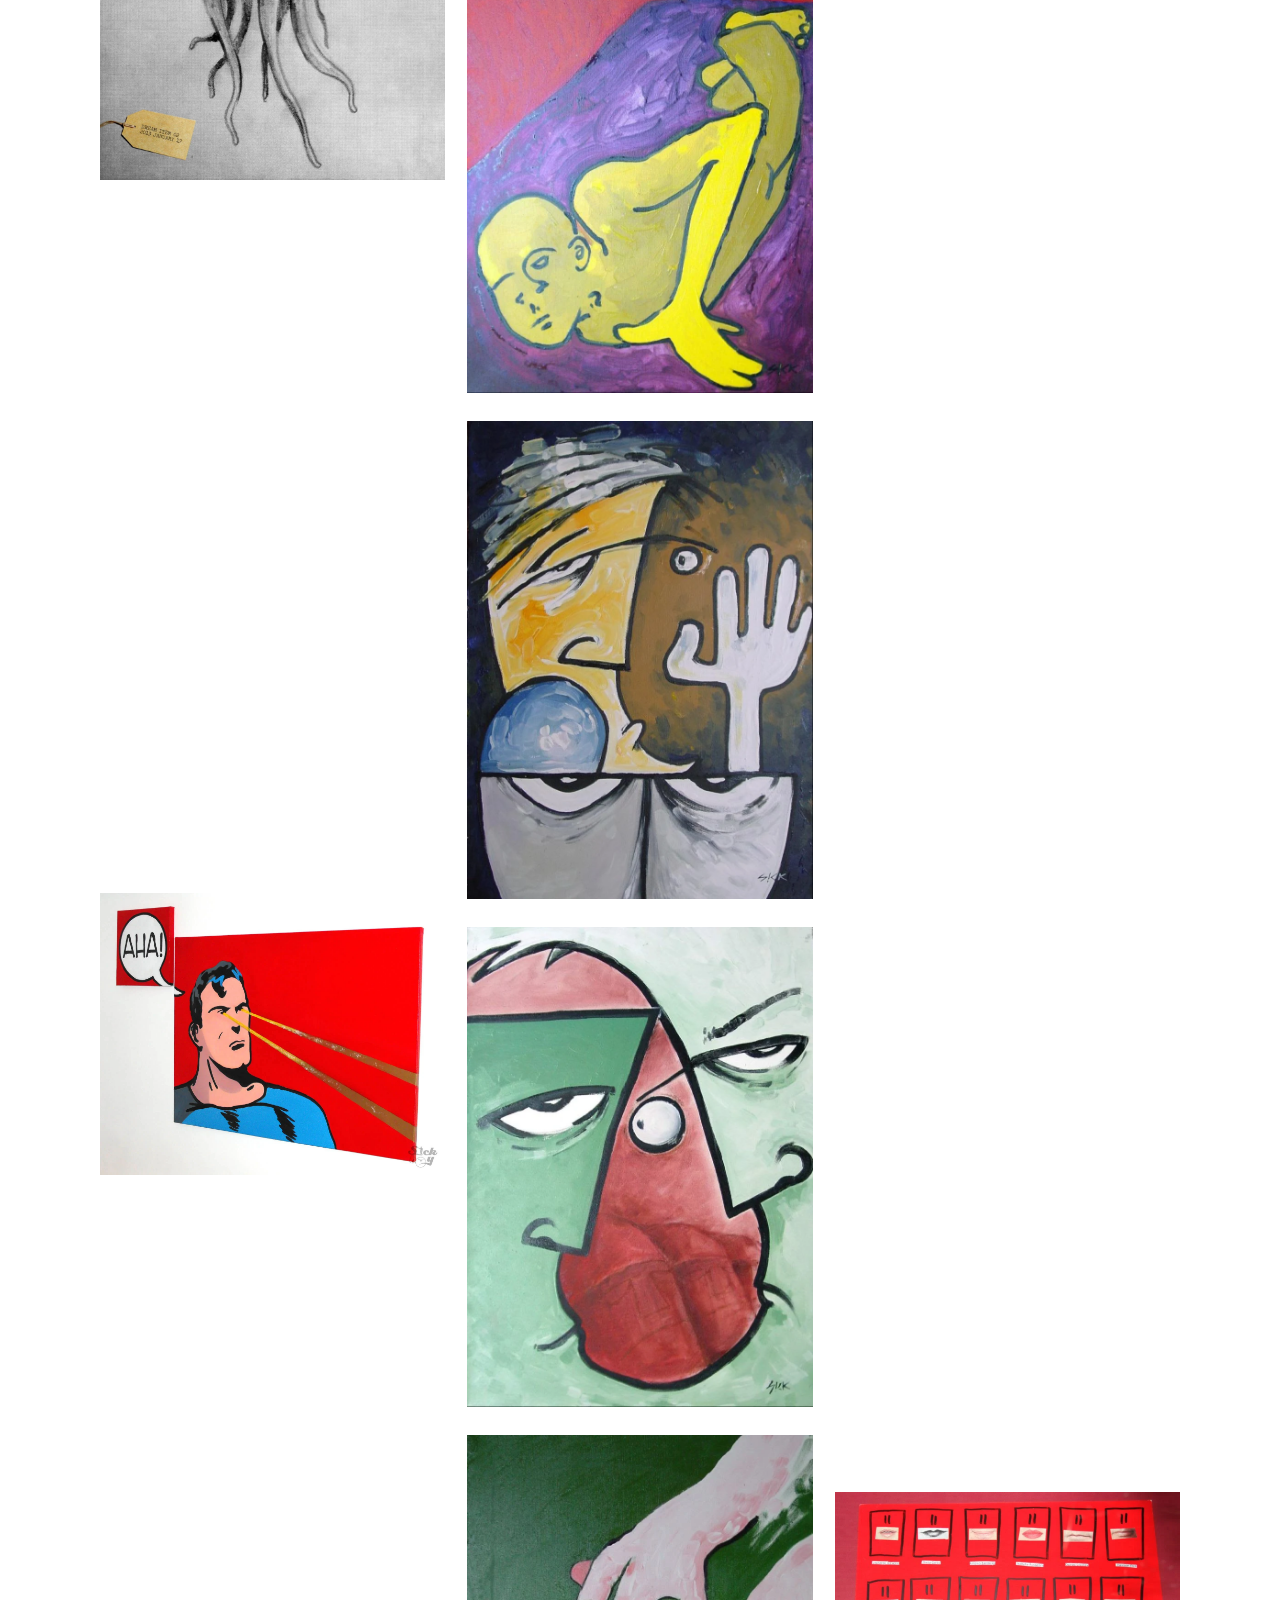
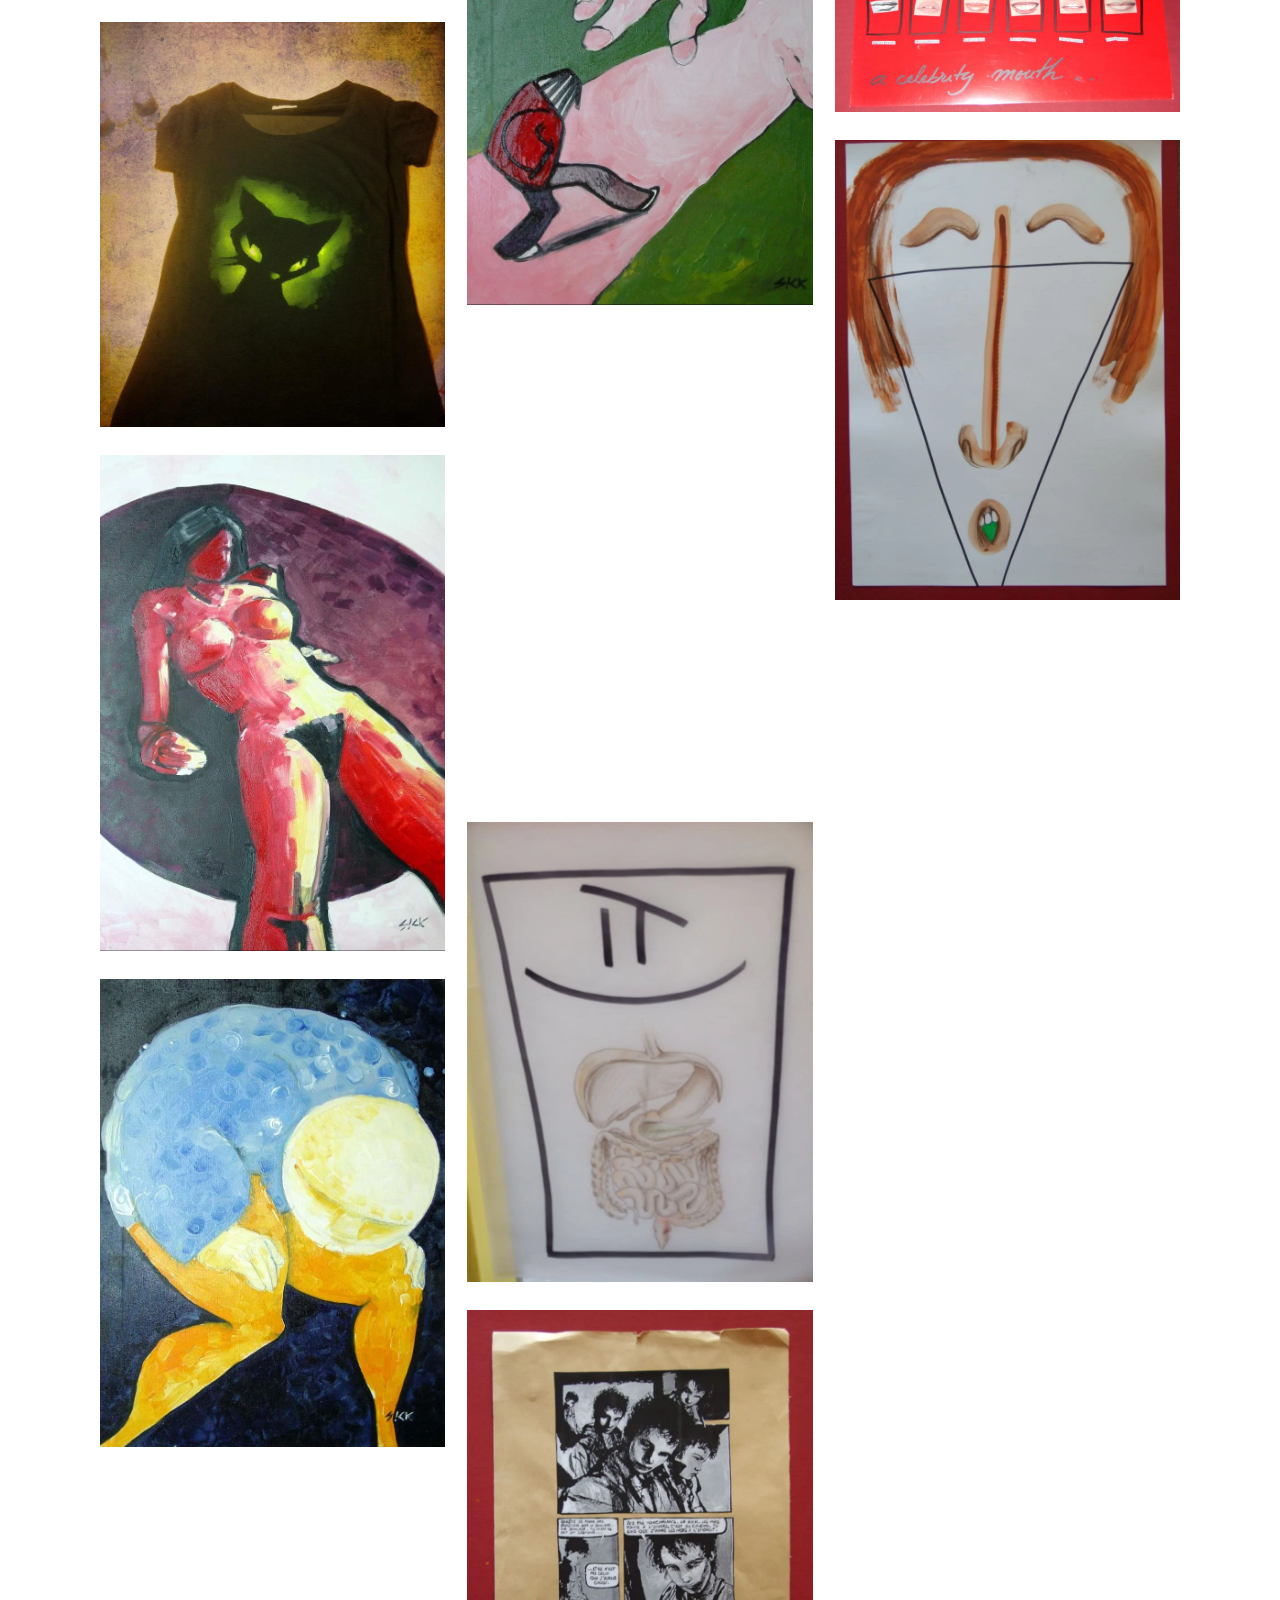
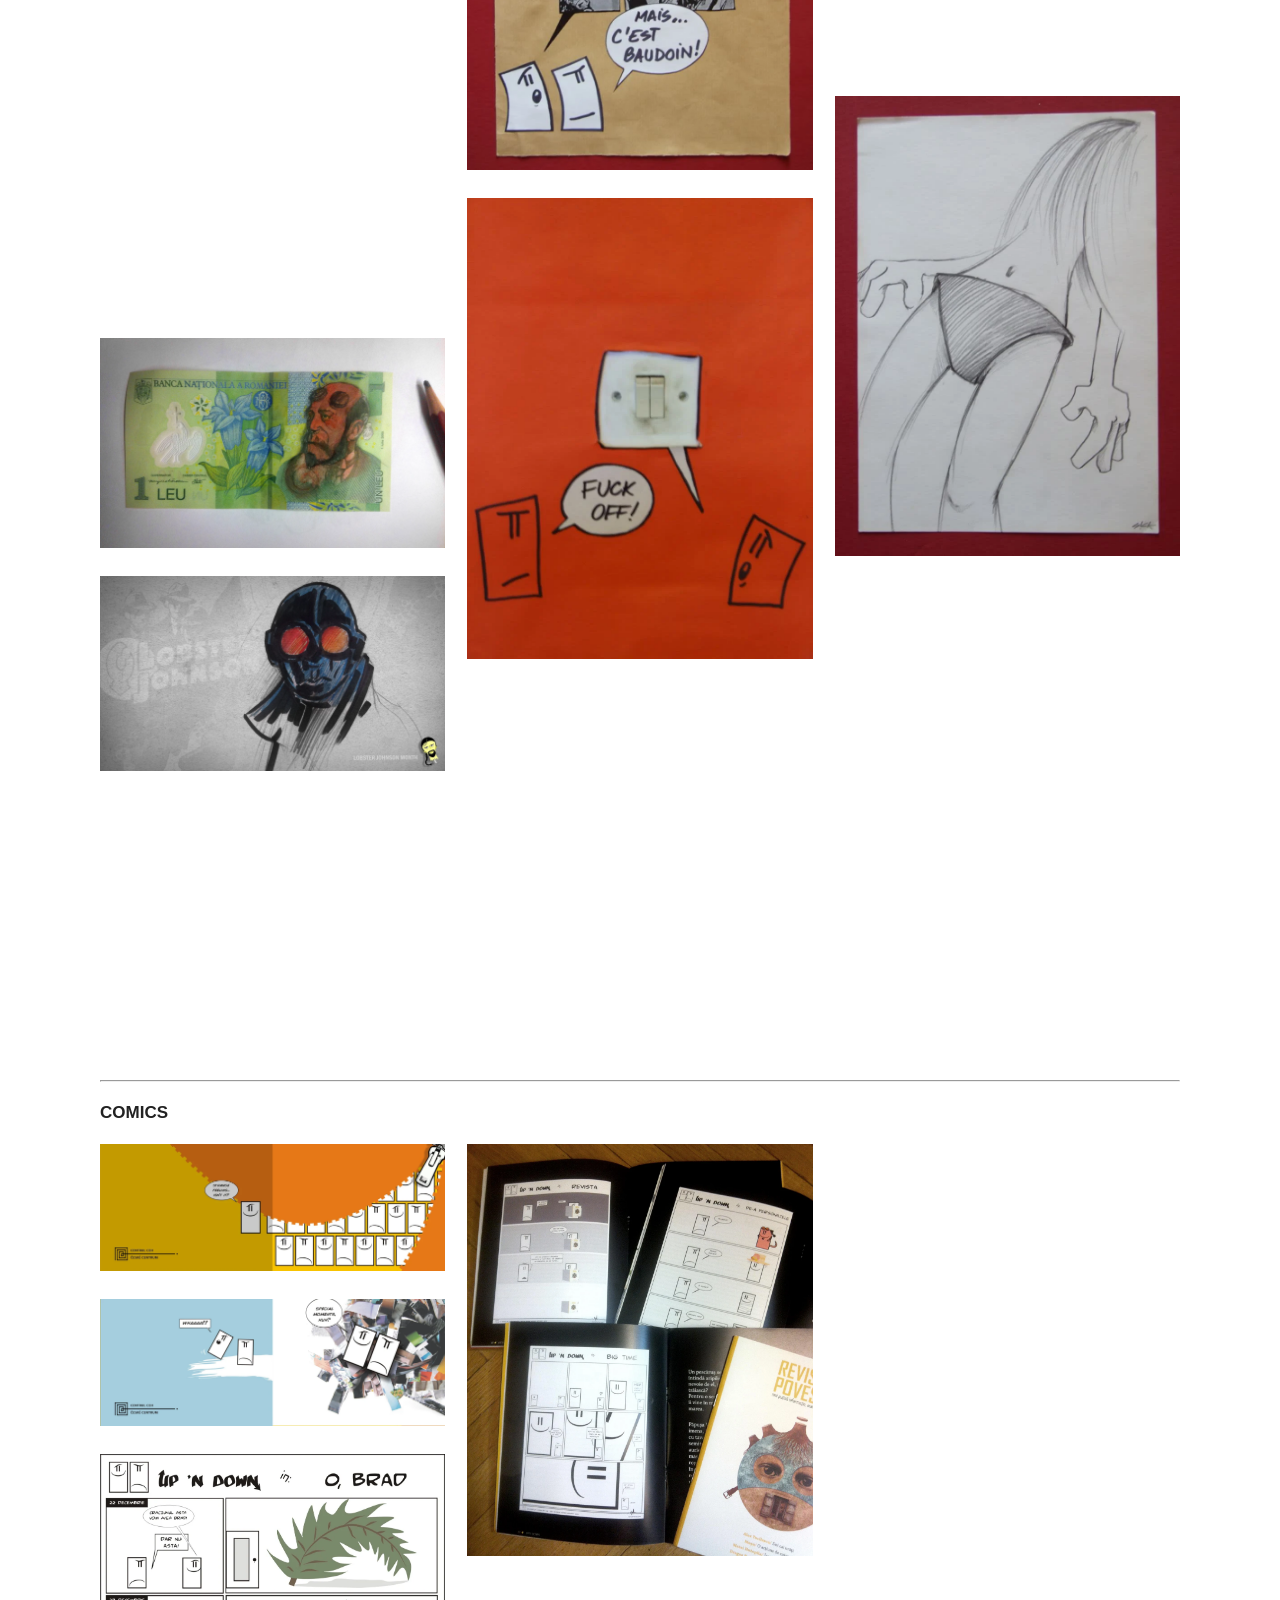
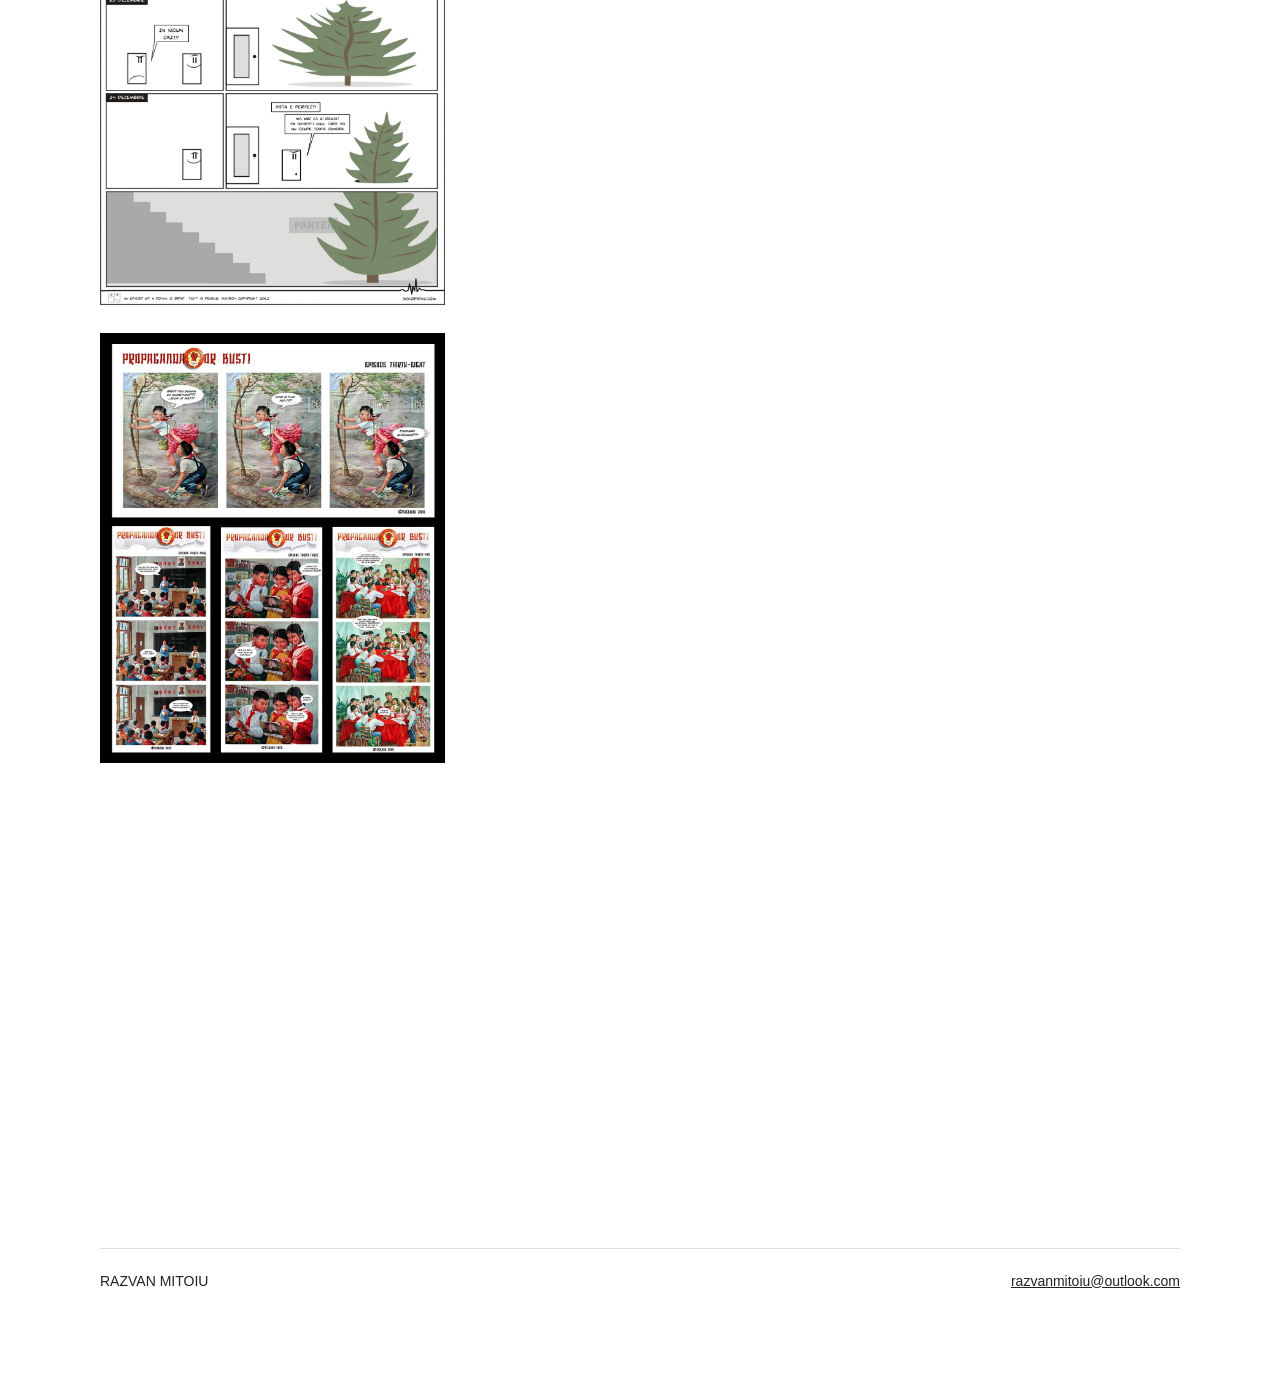
<file: 1026160/arts-amp-crafts/index.html>
<!doctype html><html lang="en"><head><meta charset="utf-8"><meta name="viewport" content="width=device-width,initial-scale=1"><title>ARTS & CRAFTS — RAZVAN MITOIU</title><link rel="icon" type="image/jpeg" href="../../assets/favicon.jpg?v=lego-1"><meta name="description" content="Creative Director Razvan Mitoiu portfolio: TV, Print, Illustration, Sculpting, Painting, Digital, Comics, Book Covers"><link rel="stylesheet" href="../../style.css?v=linkedin-2"></head><body><header><a class="brand" href="../../index.html" aria-label="Razvan Mitoiu — work"><img src="../../assets/banner.jpg" alt="Razvan Mitoiu" width="1200" height="313"></a><nav aria-label="Main navigation"><a href="../../index.html" >RM WORK</a><a href="../../1018876/rm-story/" >RM STORY</a></nav></header><main class=""><h1 class="section-title">ARTS & CRAFTS</h1><p><b>SCULPTING</b><br></p><div class="gallery"><figure><a class="artwork" href="../../assets/0185_making_of_usierw.jpg" data-lightbox><img src="../../assets/0185_making_of_usierw.webp" alt="Sulinka print ads making of: wood and clay sculpting" loading="lazy" decoding="async"></a><p class="caption">Sulinka print ads making of: wood and clay sculpting</p></figure><figure><a class="artwork" href="../../assets/0133_all_vqhy6g.jpg" data-lightbox><img src="../../assets/0133_all_vqhy6g.webp" alt="Hellboy mini bust 1/3 scale" loading="lazy" decoding="async"></a><p class="caption">Hellboy mini bust 1/3 scale</p></figure><figure><a class="artwork" href="../../assets/0106_5sculpts_lvz6us.jpg" data-lightbox><img src="../../assets/0106_5sculpts_lvz6us.webp" alt="Gollum, Hellboy, Afro Samurai, Marv, Bender" loading="lazy" decoding="async"></a><p class="caption">Gollum, Hellboy, Afro Samurai, Marv, Bender</p></figure><figure><a class="artwork" href="../../assets/0104_g2_g3itew.jpg" data-lightbox><img src="../../assets/0104_g2_g3itew.webp" alt="Gollum life size headsculpt" loading="lazy" decoding="async"></a><p class="caption">Gollum life size headsculpt</p></figure><figure><a class="artwork" href="../../assets/0103_g3_rlhxqv.jpg" data-lightbox><img src="../../assets/0103_g3_rlhxqv.webp" alt="Gollum life size headsculpt" loading="lazy" decoding="async"></a><p class="caption">Gollum life size headsculpt</p></figure><figure><a class="artwork" href="../../assets/0115_all4_xj3gwi.jpg" data-lightbox><img src="../../assets/0115_all4_xj3gwi.webp" alt="Hellboy 1/2 headsculpt" loading="lazy" decoding="async"></a><p class="caption">Hellboy 1/2 headsculpt</p></figure><figure><a class="artwork" href="../../assets/0114_hbfinal_jgmfmi.jpg" data-lightbox><img src="../../assets/0114_hbfinal_jgmfmi.webp" alt="Hellboy 1/2 headsculpt" loading="lazy" decoding="async"></a><p class="caption">Hellboy 1/2 headsculpt</p></figure><figure><a class="artwork" href="../../assets/0113_hbs3_eq4vtp.jpg" data-lightbox><img src="../../assets/0113_hbs3_eq4vtp.webp" alt="Hellboy 1/2 headsculpt making" loading="lazy" decoding="async"></a><p class="caption">Hellboy 1/2 headsculpt making</p></figure><figure><a class="artwork" href="../../assets/0112_stageone_ev58gl.jpg" data-lightbox><img src="../../assets/0112_stageone_ev58gl.webp" alt="Marv 1/2 headsculpt making" loading="lazy" decoding="async"></a><p class="caption">Marv 1/2 headsculpt making</p></figure><figure><a class="artwork" href="../../assets/0111_stagetwo_jafem2.jpg" data-lightbox><img src="../../assets/0111_stagetwo_jafem2.webp" alt="Hellboy 1/2 headsculpt" loading="lazy" decoding="async"></a><p class="caption">Hellboy 1/2 headsculpt</p></figure><figure><a class="artwork" href="../../assets/0116_afrofinal_zfodor.jpg" data-lightbox><img src="../../assets/0116_afrofinal_zfodor.webp" alt="Afro Samurai 1/2 headsculpt" loading="lazy" decoding="async"></a><p class="caption">Afro Samurai 1/2 headsculpt</p></figure><figure><a class="artwork" href="../../assets/0110_jabb_htmjij.jpg" data-lightbox><img src="../../assets/0110_jabb_htmjij.webp" alt="Jabba the Hut 1/6 scale sculpt" loading="lazy" decoding="async"></a><p class="caption">Jabba the Hut 1/6 scale sculpt</p></figure><figure><a class="artwork" href="../../assets/0102_jabba_fmiyte.jpg" data-lightbox><img src="../../assets/0102_jabba_fmiyte.webp" alt="Jabba the Hut 1/6 scale" loading="lazy" decoding="async"></a><p class="caption">Jabba the Hut 1/6 scale</p></figure><figure><a class="artwork" href="../../assets/0107_bender2_chw6ax.jpg" data-lightbox><img src="../../assets/0107_bender2_chw6ax.webp" alt="Bender real size sculpt" loading="lazy" decoding="async"></a><p class="caption">Bender real size sculpt</p></figure><figure><a class="artwork" href="../../assets/0108_astro_ybgnc5.jpg" data-lightbox><img src="../../assets/0108_astro_ybgnc5.webp" alt="Astroboy mask sculpt" loading="lazy" decoding="async"></a><p class="caption">Astroboy mask sculpt</p></figure><figure><a class="artwork" href="../../assets/0105_freddy_y5ynhf.jpg" data-lightbox><img src="../../assets/0105_freddy_y5ynhf.webp" alt="Freddy Krueger 1/2 scale headsculpt" loading="lazy" decoding="async"></a><p class="caption">Freddy Krueger 1/2 scale headsculpt</p></figure><figure><a class="artwork" href="../../assets/0122_bbhb_ozhvyk.jpg" data-lightbox><img src="../../assets/0122_bbhb_ozhvyk.webp" alt="Baby Hellboy life size head sculpt" loading="lazy" decoding="async"></a><p class="caption">Baby Hellboy life size head sculpt</p></figure><figure><a class="artwork" href="../../assets/0109_Sikopathic-2_gwawqj.jpg" data-lightbox><img src="../../assets/0109_Sikopathic-2_gwawqj.webp" alt="Arts &amp; Crafts magazine interview" loading="lazy" decoding="async"></a><p class="caption">Arts &amp; Crafts magazine interview</p></figure></div><hr><p><b>DIGITAL</b><br></p><div class="gallery"><figure><a class="artwork" href="../../assets/0165_HELLBOY_bust_gvmino.jpg" data-lightbox><img src="../../assets/0165_HELLBOY_bust_gvmino.webp" alt="Portfolio artwork" loading="lazy" decoding="async"></a></figure><figure><a class="artwork" href="../../assets/0164_mouth_ye8riy.jpg" data-lightbox><img src="../../assets/0164_mouth_ye8riy.webp" alt="Portfolio artwork" loading="lazy" decoding="async"></a></figure><figure><a class="artwork" href="../../assets/0163_nike_construct_xmjwwn.jpg" data-lightbox><img src="../../assets/0163_nike_construct_xmjwwn.webp" alt="Portfolio artwork" loading="lazy" decoding="async"></a></figure><figure><a class="artwork" href="../../assets/0162_sickGEO2_lyluqt.jpg" data-lightbox><img src="../../assets/0162_sickGEO2_lyluqt.webp" alt="Portfolio artwork" loading="lazy" decoding="async"></a></figure><figure><a class="artwork" href="../../assets/0134_hbPIXELS_ryvf8u.jpg" data-lightbox><img src="../../assets/0134_hbPIXELS_ryvf8u.webp" alt="Portfolio artwork" loading="lazy" decoding="async"></a></figure><figure><a class="artwork" href="../../assets/0096_astroboy_luunqh.jpg" data-lightbox><img src="../../assets/0096_astroboy_luunqh.webp" alt="Portfolio artwork" loading="lazy" decoding="async"></a></figure><figure><a class="artwork" href="../../assets/0094_COVER_RDP2_ew55hf.jpg" data-lightbox><img src="../../assets/0094_COVER_RDP2_ew55hf.webp" alt="Portfolio artwork" loading="lazy" decoding="async"></a></figure><figure><a class="artwork" href="../../assets/0097_alice2b_fnoajf.jpg" data-lightbox><img src="../../assets/0097_alice2b_fnoajf.webp" alt="Portfolio artwork" loading="lazy" decoding="async"></a></figure><figure><a class="artwork" href="../../assets/0093_gretel2_r985kn.jpg" data-lightbox><img src="../../assets/0093_gretel2_r985kn.webp" alt="Portfolio artwork" loading="lazy" decoding="async"></a></figure><figure><a class="artwork" href="../../assets/0091_harap2_eywbqu.jpg" data-lightbox><img src="../../assets/0091_harap2_eywbqu.webp" alt="Portfolio artwork" loading="lazy" decoding="async"></a></figure><figure><a class="artwork" href="../../assets/0089_HBtriptic.2jpg_mtuu01.jpg" data-lightbox><img src="../../assets/0089_HBtriptic.2jpg_mtuu01.webp" alt="Portfolio artwork" loading="lazy" decoding="async"></a></figure><figure><a class="artwork" href="../../assets/0123_glocondestrikesback_x0nyfu.jpg" data-lightbox><img src="../../assets/0123_glocondestrikesback_x0nyfu.webp" alt="Portfolio artwork" loading="lazy" decoding="async"></a></figure><figure><a class="artwork" href="../../assets/0118_5435345_i2iww4.jpg" data-lightbox><img src="../../assets/0118_5435345_i2iww4.webp" alt="Portfolio artwork" loading="lazy" decoding="async"></a></figure><figure><a class="artwork" href="../../assets/0120_53453_u8gyln.jpg" data-lightbox><img src="../../assets/0120_53453_u8gyln.webp" alt="Portfolio artwork" loading="lazy" decoding="async"></a></figure><figure><a class="artwork" href="../../assets/0119_4534534_tfuagp.jpg" data-lightbox><img src="../../assets/0119_4534534_tfuagp.webp" alt="Portfolio artwork" loading="lazy" decoding="async"></a></figure><figure><a class="artwork" href="../../assets/0148_tshirts_hgrxmd.jpg" data-lightbox><img src="../../assets/0148_tshirts_hgrxmd.webp" alt="Portfolio artwork" loading="lazy" decoding="async"></a></figure><figure><a class="artwork" href="../../assets/0095_bilboard_dgsfza.jpg" data-lightbox><img src="../../assets/0095_bilboard_dgsfza.webp" alt="Portfolio artwork" loading="lazy" decoding="async"></a></figure><figure><a class="artwork" href="../../assets/0086_mangaHB_lao95a.jpg" data-lightbox><img src="../../assets/0086_mangaHB_lao95a.webp" alt="Portfolio artwork" loading="lazy" decoding="async"></a></figure><figure><a class="artwork" href="../../assets/0092_guns3_logrwg.jpg" data-lightbox><img src="../../assets/0092_guns3_logrwg.webp" alt="Portfolio artwork" loading="lazy" decoding="async"></a></figure><figure><a class="artwork" href="../../assets/0083_TheGoon_art_Sickboy_SMALL_hjgtbf.jpg" data-lightbox><img src="../../assets/0083_TheGoon_art_Sickboy_SMALL_hjgtbf.webp" alt="Portfolio artwork" loading="lazy" decoding="async"></a></figure><figure><a class="artwork" href="../../assets/0090_HBlittlefaces_jy49po.jpg" data-lightbox><img src="../../assets/0090_HBlittlefaces_jy49po.webp" alt="Portfolio artwork" loading="lazy" decoding="async"></a></figure><figure><a class="artwork" href="../../assets/0088_hellboymonth_poeahs.jpg" data-lightbox><img src="../../assets/0088_hellboymonth_poeahs.webp" alt="Portfolio artwork" loading="lazy" decoding="async"></a></figure><figure><a class="artwork" href="../../assets/0087_lapipe_fsd0ft.jpg" data-lightbox><img src="../../assets/0087_lapipe_fsd0ft.webp" alt="Portfolio artwork" loading="lazy" decoding="async"></a></figure><figure><a class="artwork" href="../../assets/0085_sbheadbanner3_ivpesh.jpg" data-lightbox><img src="../../assets/0085_sbheadbanner3_ivpesh.webp" alt="Portfolio artwork" loading="lazy" decoding="async"></a></figure><figure><a class="artwork" href="../../assets/0084_smaritan_GUN2_hllwlc.jpg" data-lightbox><img src="../../assets/0084_smaritan_GUN2_hllwlc.webp" alt="Portfolio artwork" loading="lazy" decoding="async"></a></figure></div><hr><p><b>PAINTING &amp; DRAWING</b><br></p><div class="gallery"><figure><a class="artwork" href="../../assets/0184_hbdraw_skdfdp.jpg" data-lightbox><img src="../../assets/0184_hbdraw_skdfdp.webp" alt="Portfolio artwork" loading="lazy" decoding="async"></a></figure><figure><a class="artwork" href="../../assets/0080_dreamitem3_n7kscy.jpg" data-lightbox><img src="../../assets/0080_dreamitem3_n7kscy.webp" alt="Portfolio artwork" loading="lazy" decoding="async"></a></figure><figure><a class="artwork" href="../../assets/0081_dreamitem2_cbkiiu.jpg" data-lightbox><img src="../../assets/0081_dreamitem2_cbkiiu.webp" alt="Portfolio artwork" loading="lazy" decoding="async"></a></figure><figure><a class="artwork" href="../../assets/0154_bigbabyTHSIRT_l8sj9z.jpg" data-lightbox><img src="../../assets/0154_bigbabyTHSIRT_l8sj9z.webp" alt="Portfolio artwork" loading="lazy" decoding="async"></a></figure><figure><a class="artwork" href="../../assets/0101_gallery_b9htsh.jpg" data-lightbox><img src="../../assets/0101_gallery_b9htsh.webp" alt="Portfolio artwork" loading="lazy" decoding="async"></a></figure><figure><a class="artwork" href="../../assets/0098_sprmnnn_c6wjl0.jpg" data-lightbox><img src="../../assets/0098_sprmnnn_c6wjl0.webp" alt="Portfolio artwork" loading="lazy" decoding="async"></a></figure><figure><a class="artwork" href="../../assets/0100_astro90x90_y2chhm.jpg" data-lightbox><img src="../../assets/0100_astro90x90_y2chhm.webp" alt="Portfolio artwork" loading="lazy" decoding="async"></a></figure><figure><a class="artwork" href="../../assets/0155_66432_390886021003468_2038346621_n_gm5uib.jpg" data-lightbox><img src="../../assets/0155_66432_390886021003468_2038346621_n_gm5uib.webp" alt="Portfolio artwork" loading="lazy" decoding="async"></a></figure><figure><a class="artwork" href="../../assets/0076_9am50x70_ro3v0y.jpg" data-lightbox><img src="../../assets/0076_9am50x70_ro3v0y.webp" alt="Portfolio artwork" loading="lazy" decoding="async"></a></figure><figure><a class="artwork" href="../../assets/0073_androginty50x70_ttyrab.jpg" data-lightbox><img src="../../assets/0073_androginty50x70_ttyrab.webp" alt="Portfolio artwork" loading="lazy" decoding="async"></a></figure><figure><a class="artwork" href="../../assets/0082_ABE_Razvan.M_v8czzx.jpg" data-lightbox><img src="../../assets/0082_ABE_Razvan.M_v8czzx.webp" alt="Portfolio artwork" loading="lazy" decoding="async"></a></figure><figure><a class="artwork" href="../../assets/0099_LEU_HB_jhqb7n.jpg" data-lightbox><img src="../../assets/0099_LEU_HB_jhqb7n.webp" alt="Portfolio artwork" loading="lazy" decoding="async"></a></figure><figure><a class="artwork" href="../../assets/0079_lobster_bkef5w.jpg" data-lightbox><img src="../../assets/0079_lobster_bkef5w.webp" alt="Portfolio artwork" loading="lazy" decoding="async"></a></figure><figure><a class="artwork" href="../../assets/0078_LONGT_udxkfb.jpg" data-lightbox><img src="../../assets/0078_LONGT_udxkfb.webp" alt="Portfolio artwork" loading="lazy" decoding="async"></a></figure><figure><a class="artwork" href="../../assets/0121_34234234_nvar3i.jpg" data-lightbox><img src="../../assets/0121_34234234_nvar3i.webp" alt="Portfolio artwork" loading="lazy" decoding="async"></a></figure><figure><a class="artwork" href="../../assets/0077_SBdraw2_yggcea.jpg" data-lightbox><img src="../../assets/0077_SBdraw2_yggcea.webp" alt="Portfolio artwork" loading="lazy" decoding="async"></a></figure><figure><a class="artwork" href="../../assets/0068_insomnia50x70_kljsen.jpg" data-lightbox><img src="../../assets/0068_insomnia50x70_kljsen.webp" alt="Portfolio artwork" loading="lazy" decoding="async"></a></figure><figure><a class="artwork" href="../../assets/0071_dementiacomplex_a6af9r.jpg" data-lightbox><img src="../../assets/0071_dementiacomplex_a6af9r.webp" alt="Portfolio artwork" loading="lazy" decoding="async"></a></figure><figure><a class="artwork" href="../../assets/0057_societyv2.050x70_kwetuy.jpg" data-lightbox><img src="../../assets/0057_societyv2.050x70_kwetuy.webp" alt="Portfolio artwork" loading="lazy" decoding="async"></a></figure><figure><a class="artwork" href="../../assets/0056_soshesaid50x70_relu1z.jpg" data-lightbox><img src="../../assets/0056_soshesaid50x70_relu1z.webp" alt="Portfolio artwork" loading="lazy" decoding="async"></a></figure><figure><a class="artwork" href="../../assets/0075_africanandro_ubpsos.jpg" data-lightbox><img src="../../assets/0075_africanandro_ubpsos.webp" alt="Portfolio artwork" loading="lazy" decoding="async"></a></figure><figure><a class="artwork" href="../../assets/0074_anatomy_eyfcha.jpg" data-lightbox><img src="../../assets/0074_anatomy_eyfcha.webp" alt="Portfolio artwork" loading="lazy" decoding="async"></a></figure><figure><a class="artwork" href="../../assets/0072_baudoin_m6jbma.jpg" data-lightbox><img src="../../assets/0072_baudoin_m6jbma.webp" alt="Portfolio artwork" loading="lazy" decoding="async"></a></figure><figure><a class="artwork" href="../../assets/0070_dialogue_bwr3en.jpg" data-lightbox><img src="../../assets/0070_dialogue_bwr3en.webp" alt="Portfolio artwork" loading="lazy" decoding="async"></a></figure><figure><a class="artwork" href="../../assets/0069_grandma_aocbmb.jpg" data-lightbox><img src="../../assets/0069_grandma_aocbmb.webp" alt="Portfolio artwork" loading="lazy" decoding="async"></a></figure><figure><a class="artwork" href="../../assets/0067_italy_pg7gxy.jpg" data-lightbox><img src="../../assets/0067_italy_pg7gxy.webp" alt="Portfolio artwork" loading="lazy" decoding="async"></a></figure><figure><a class="artwork" href="../../assets/0066_liliputhrobot_e6wc2a.jpg" data-lightbox><img src="../../assets/0066_liliputhrobot_e6wc2a.webp" alt="Portfolio artwork" loading="lazy" decoding="async"></a></figure><figure><a class="artwork" href="../../assets/0065_lost_vhegsf.jpg" data-lightbox><img src="../../assets/0065_lost_vhegsf.webp" alt="Portfolio artwork" loading="lazy" decoding="async"></a></figure><figure><a class="artwork" href="../../assets/0064_manly_tisnkc.jpg" data-lightbox><img src="../../assets/0064_manly_tisnkc.webp" alt="Portfolio artwork" loading="lazy" decoding="async"></a></figure><figure><a class="artwork" href="../../assets/0063_minilandscape_tjv7y8.jpg" data-lightbox><img src="../../assets/0063_minilandscape_tjv7y8.webp" alt="Portfolio artwork" loading="lazy" decoding="async"></a></figure><figure><a class="artwork" href="../../assets/0062_minilandscape2_bnefsz.jpg" data-lightbox><img src="../../assets/0062_minilandscape2_bnefsz.webp" alt="Portfolio artwork" loading="lazy" decoding="async"></a></figure><figure><a class="artwork" href="../../assets/0061_mouth_gijwjf.jpg" data-lightbox><img src="../../assets/0061_mouth_gijwjf.webp" alt="Portfolio artwork" loading="lazy" decoding="async"></a></figure><figure><a class="artwork" href="../../assets/0060_precise_powf9b.jpg" data-lightbox><img src="../../assets/0060_precise_powf9b.webp" alt="Portfolio artwork" loading="lazy" decoding="async"></a></figure><figure><a class="artwork" href="../../assets/0117_dsds_s3fc0m.jpg" data-lightbox><img src="../../assets/0117_dsds_s3fc0m.webp" alt="Portfolio artwork" loading="lazy" decoding="async"></a></figure><figure><a class="artwork" href="../../assets/0059_selfportrait_o4tjtb.jpg" data-lightbox><img src="../../assets/0059_selfportrait_o4tjtb.webp" alt="Portfolio artwork" loading="lazy" decoding="async"></a></figure><figure><a class="artwork" href="../../assets/0058_she_vpta8n.jpg" data-lightbox><img src="../../assets/0058_she_vpta8n.webp" alt="Portfolio artwork" loading="lazy" decoding="async"></a></figure><figure><a class="artwork" href="../../assets/0055_spring_r6zzwa.jpg" data-lightbox><img src="../../assets/0055_spring_r6zzwa.webp" alt="Portfolio artwork" loading="lazy" decoding="async"></a></figure></div><hr><p><b>COMICS</b><br></p><div class="gallery"><figure><a class="artwork" href="../../assets/0147_cover_nr3_ucmeob.jpg" data-lightbox><img src="../../assets/0147_cover_nr3_ucmeob.webp" alt="Portfolio artwork" loading="lazy" decoding="async"></a></figure><figure><a class="artwork" href="../../assets/0146_cover_nr4_cod1f1.jpg" data-lightbox><img src="../../assets/0146_cover_nr4_cod1f1.webp" alt="Portfolio artwork" loading="lazy" decoding="async"></a></figure><figure><a class="artwork" href="../../assets/0145_UPandDOwn_BRAD_mc03sn.jpg" data-lightbox><img src="../../assets/0145_UPandDOwn_BRAD_mc03sn.webp" alt="Portfolio artwork" loading="lazy" decoding="async"></a></figure><figure><a class="artwork" href="../../assets/0140_propaganda_auhy5o.jpg" data-lightbox><img src="../../assets/0140_propaganda_auhy5o.webp" alt="Portfolio artwork" loading="lazy" decoding="async"></a></figure><figure><a class="artwork" href="../../assets/0141_paul_hyccmi.jpg" data-lightbox><img src="../../assets/0141_paul_hyccmi.webp" alt="Portfolio artwork" loading="lazy" decoding="async"></a></figure><figure><a class="artwork" href="../../assets/0142_updown_dcd90p.jpg" data-lightbox><img src="../../assets/0142_updown_dcd90p.webp" alt="Portfolio artwork" loading="lazy" decoding="async"></a></figure><figure><a class="artwork" href="../../assets/0153_ipod_fs0yoz.jpg" data-lightbox><img src="../../assets/0153_ipod_fs0yoz.webp" alt="Portfolio artwork" loading="lazy" decoding="async"></a></figure><figure><a class="artwork" href="../../assets/0151_UPandDOwn_stain13X17_2ndver_feos7m.jpg" data-lightbox><img src="../../assets/0151_UPandDOwn_stain13X17_2ndver_feos7m.webp" alt="Portfolio artwork" loading="lazy" decoding="async"></a></figure><figure><a class="artwork" href="../../assets/0144_UPandDOwn_colwar_mx5r1b.jpg" data-lightbox><img src="../../assets/0144_UPandDOwn_colwar_mx5r1b.webp" alt="Portfolio artwork" loading="lazy" decoding="async"></a></figure><figure><a class="artwork" href="../../assets/0152_dinumbra_taavjx.jpg" data-lightbox><img src="../../assets/0152_dinumbra_taavjx.webp" alt="Portfolio artwork" loading="lazy" decoding="async"></a></figure><figure><a class="artwork" href="../../assets/0143_UPandDOwn_PREMIERA_mtnm4l.jpg" data-lightbox><img src="../../assets/0143_UPandDOwn_PREMIERA_mtnm4l.webp" alt="Portfolio artwork" loading="lazy" decoding="async"></a></figure></div><a class="linkedin-fixed" href="https://www.linkedin.com/in/razvanmitoiu/" target="_blank" rel="noopener noreferrer" aria-label="View Razvan Mitoiu on LinkedIn"><span class="linkedin-find">Find</span><span class="linkedin-bottom"><span>me</span><svg viewBox="0 0 24 24" width="20" height="20" fill="currentColor" aria-hidden="true"><path d="M20.45 20.45H16.9v-5.57c0-1.33-.03-3.04-1.85-3.04-1.85 0-2.13 1.45-2.13 2.94v5.67H9.37V9h3.41v1.56h.05c.48-.9 1.64-1.85 3.37-1.85 3.6 0 4.26 2.37 4.26 5.45v6.29ZM5.34 7.43a2.06 2.06 0 1 1 0-4.12 2.06 2.06 0 0 1 0 4.12ZM7.12 20.45H3.56V9h3.56v11.45Z"/></svg></span></a></main><footer><span>RAZVAN MITOIU</span><a href="mailto:razvanmitoiu@outlook.com">razvanmitoiu@outlook.com</a></footer><dialog aria-label="Artwork viewer"><div class="controls"><button data-prev aria-label="Previous image">←</button><button data-close>Close</button><button data-next aria-label="Next image">→</button></div><img alt=""></dialog><script src="../../gallery.js" defer></script></body></html>
</file>
<file: style.css>
:root{--site-max:1080px;--site-gutter:24px}*{box-sizing:border-box}html{color:#222;background:white;font-family:Arial,Helvetica,sans-serif}body{margin:0}a{color:inherit}header,main,footer{width:min(var(--site-max),calc(100% - 2 * var(--site-gutter)));margin:auto}header{padding:44px 0 34px}.brand{display:block;width:100%;margin:0 auto}.brand img{display:block;width:100%;height:auto}nav{display:flex;justify-content:center;gap:30px;padding-top:25px;font-size:21px}nav a{text-underline-offset:5px}nav a[aria-current]{font-weight:700}main{padding-bottom:50px}.section-title{font-size:30px;margin:12px 0 30px}h1,h2,h3,h4{font-size:23px;line-height:1.3;margin:32px 0 16px}p,li{font-size:17px;line-height:1.65}.categories{display:grid;grid-template-columns:repeat(4,minmax(0,1fr));gap:22px}.category{text-decoration:none}.category img{width:100%;height:auto;display:block}.category h2{font-size:22px;margin:15px 0 7px}.category p{margin:0;font-size:17px;line-height:1.5}.category:hover h2{text-decoration:underline}.gallery{columns:3;column-gap:22px}.gallery figure{break-inside:avoid;margin:0 0 24px;display:inline-block;width:100%}figure{margin:0 0 25px}.artwork{display:block}.artwork img{width:100%;height:auto;display:block}.caption{font-size:14px;margin:8px 0 0;line-height:1.5}.video{aspect-ratio:16/9;margin:20px 0 32px}.video iframe{width:100%;height:100%;border:0}.video-unavailable{padding:28px;background:#f2f2f2;margin:20px 0;min-height:130px}.video-unavailable p{margin-top:0}.story{max-width:780px;margin:auto}.story p{margin:0 0 20px}footer{padding:24px 0 35px;border-top:1px solid #ddd;font-size:14px;display:flex;justify-content:space-between;gap:15px;flex-wrap:wrap}dialog{border:0;padding:12px;background:#fff;max-width:96vw;max-height:96vh}dialog::backdrop{background:#000d}dialog img{display:block;max-width:90vw;max-height:82vh;object-fit:contain}dialog button{font:inherit;padding:8px 16px;cursor:pointer;background:#fff;border:1px solid #aaa}dialog .controls{display:flex;justify-content:space-between;gap:10px;margin-bottom:10px}a:focus-visible,button:focus-visible{outline:3px solid #008bbd;outline-offset:5px}@media(max-width:760px){:root{--site-gutter:16px}header{padding:24px 0}.categories{grid-template-columns:repeat(2,minmax(0,1fr))}.gallery{columns:2}nav{font-size:19px;gap:25px}.section-title{font-size:25px}}@media(max-width:440px){.categories{grid-template-columns:1fr}.gallery{columns:1}.category h2{font-size:19px}.category p{font-size:15px}nav{padding-top:20px}}
.tv-grid{display:grid;grid-template-columns:repeat(3,minmax(0,1fr));gap:32px}.tv-card{min-width:0}.tv-card h2{text-align:center;font-size:14px;font-weight:500;line-height:1.5;margin:10px 0 0;min-height:3em}.tv-card .video{margin:0;background:#111}.tv-card video,.tv-card iframe{display:block}@media(max-width:900px){.tv-grid{grid-template-columns:repeat(2,minmax(0,1fr))}}@media(max-width:560px){.tv-grid{grid-template-columns:1fr}.tv-card h2{min-height:0}}.video-thumb{display:block;position:relative;aspect-ratio:16/9;background:#111;overflow:hidden}.video-thumb img{display:block;width:100%;height:100%;object-fit:cover;transition:transform .25s}.video-thumb:hover img{transform:scale(1.025)}.play-icon{position:absolute;left:50%;top:50%;transform:translate(-50%,-50%);display:grid;place-items:center;width:48px;height:48px;border:1px solid #ffffffb0;border-radius:50%;color:white;background:#0006;font-size:16px;padding-left:3px}.video-modal{width:min(1120px,94vw);max-width:94vw;padding:0;overflow:visible;background:transparent;color:#fff}.video-modal::backdrop{background:#000e}.video-modal .modal-top{display:flex;align-items:center;justify-content:space-between;gap:20px;margin-bottom:12px}.video-modal .modal-title{font:400 14px/1.5 Arial;margin:0}.video-modal .modal-close{border:0;background:transparent;color:white;font-size:28px;padding:0 4px;line-height:1;cursor:pointer}.modal-player{width:100%;aspect-ratio:16/9;background:#000}.modal-player iframe,.modal-player video{width:100%;height:100%;display:block;border:0}html.video-open{overflow:hidden}@media(prefers-reduced-motion:reduce){.video-thumb img{transition:none}}.story{max-width:var(--site-max)}.story-layout{display:grid;grid-template-columns:minmax(0,2fr) minmax(0,1fr);gap:56px;align-items:start}.story-main{min-width:0}.story-copy p,.story-copy .story-intro{font-size:14px;line-height:1.85;font-weight:400;margin:0 0 20px;text-align:justify;hyphens:auto}.story-copy h2,.story-copy h3{font-size:14px;line-height:1.6;font-weight:600;margin:30px 0 12px}.story-copy h2:first-child{margin-top:0}.story-copy .story-intro{margin-bottom:28px}.client-sectors{display:grid;grid-template-columns:1fr;gap:16px;margin:20px 0 28px}.client-sectors h3{margin:0 0 4px}.client-sectors p{margin:0;text-align:left}.story .gallery{columns:2;column-gap:20px;margin:30px 0}.story-contact{border-top:1px solid #e5e5e5;padding-top:20px;margin-top:24px}.story-contact p{font-size:14px;line-height:1.8;margin:0 0 12px}.story a{text-underline-offset:3px}.awards-panel{border-left:1px solid #e5e5e5;padding-left:26px;min-width:0}.awards-panel>h2{font-size:14px;line-height:1.6;font-weight:600;margin:0 0 26px}.award-group{margin:0 0 22px}.award-group h3{font-size:13px;line-height:1.6;font-weight:600;margin:0 0 7px}.award-group ul{padding:0;margin:0;list-style:none}.award-group li{font-size:12px;line-height:1.7;color:#555;margin:0 0 6px}.awards-download{display:inline-block;font-size:12px;line-height:1.7;margin-top:4px}@media(max-width:800px){.story-layout{grid-template-columns:1fr;gap:36px}.awards-panel{padding:28px 0 0;border-left:0;border-top:1px solid #e5e5e5}.story-copy p,.story-copy .story-intro{font-size:14px;text-align:left}.awards-panel .award-group{break-inside:avoid}.award-group li{font-size:13px}}

.award-group h3:has(.award-logo){display:flex;align-items:center;gap:12px}.award-logo{display:block;object-fit:contain;max-width:110px;height:56px}.webstock-logo{background:#111;padding:7px;width:96px;height:68px}.internetics-logo{width:48px;height:48px}

.awards-image-panel{border-left:0;padding-left:0}.awards-poster{display:block;width:100%;height:auto}.awards-image-panel>a{display:block}

dialog.awards-viewer{width:min(1100px,94vw);max-width:94vw;max-height:92vh;overflow:auto;background:#fff;padding:16px}dialog.awards-viewer img{width:100%;height:auto;max-width:none;max-height:none}dialog.awards-viewer .controls{position:sticky;top:-16px;background:#fff;z-index:1;padding:10px 0;justify-content:flex-end}dialog.awards-viewer [data-prev],dialog.awards-viewer [data-next]{display:none}
.gallery.other-media-gallery{display:grid;grid-template-columns:repeat(3,minmax(0,1fr));gap:22px;columns:auto;align-items:start}.other-media-gallery figure{margin:0;min-width:0}@media(max-width:760px){.gallery.other-media-gallery{grid-template-columns:repeat(2,minmax(0,1fr))}}@media(max-width:440px){.gallery.other-media-gallery{grid-template-columns:1fr}}.print-card-visual{display:block;position:relative;aspect-ratio:827/1173;overflow:hidden}.print-card-label{position:absolute;top:0;left:0;width:100%;height:18.1%;overflow:hidden}.category .print-card-label img{display:block;width:100%;height:auto}.category .print-card-photo{position:absolute;left:0;top:18.1%;display:block;width:100%;height:81.9%;object-fit:cover;object-position:left center}.linkedin-fixed{position:fixed;right:24px;bottom:24px;z-index:50;display:inline-flex;align-items:center;justify-content:center;gap:9px;min-height:46px;padding:11px 16px;border-radius:8px;background:#0a66c2;color:#fff;text-decoration:none;font:600 14px/1.3 Arial,Helvetica,sans-serif;box-shadow:0 4px 18px #0002;border:1px solid #fff3}.linkedin-fixed:hover{background:#004b91}.linkedin-fixed svg{flex-shrink:0}footer{padding-bottom:96px}@media(max-width:560px){.linkedin-fixed{right:16px;bottom:calc(16px + env(safe-area-inset-bottom,0px));min-height:44px;padding:10px 13px;font-size:13px;gap:7px}}.linkedin-fixed{width:68px;height:68px;min-height:68px;border-radius:0;padding:8px;display:flex;flex-direction:column;gap:3px;font-size:14px;line-height:1.15}.linkedin-find{font-size:15px;font-weight:600}.linkedin-bottom{display:flex;align-items:center;justify-content:center;gap:5px}.linkedin-bottom svg{width:20px;height:20px}.linkedin-bottom>span{font-size:15px;font-weight:600}@media(max-width:560px){.linkedin-fixed{width:64px;height:64px;min-height:64px;padding:7px;gap:3px}}
</file>
